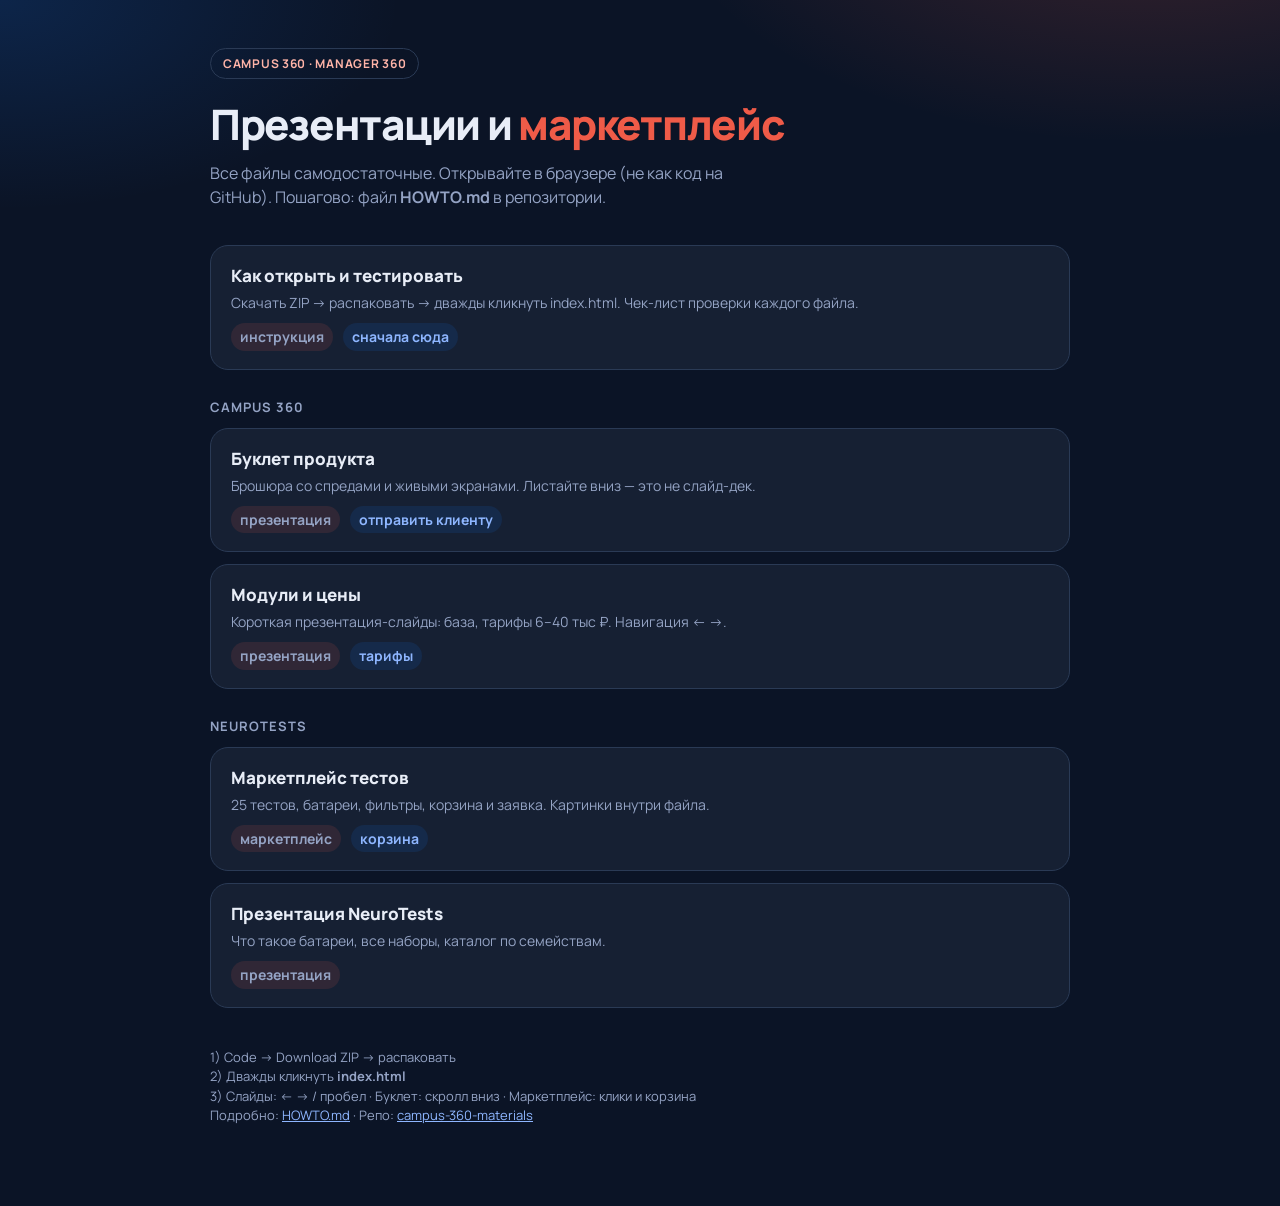
<file: index.html>
<!DOCTYPE html>
<html lang="ru">
<head>
  <meta charset="utf-8">
  <meta name="viewport" content="width=device-width, initial-scale=1">
  <title>Campus 360 · презентации и NeuroTests</title>
  <link rel="preconnect" href="https://fonts.googleapis.com">
  <link href="https://fonts.googleapis.com/css2?family=Manrope:wght@500;700;800&display=swap" rel="stylesheet">
  <style>
    :root { --bg:#0B1426; --acc:#EF5B48; --blue:#1672EA; --card:#162033; --line:#2a3a55; --mut:#94a3c4; }
    * { box-sizing: border-box; margin: 0; padding: 0; }
    body {
      min-height: 100vh; font-family: Manrope, system-ui, sans-serif; color: #e8edf7;
      background:
        radial-gradient(900px 480px at 90% -10%, rgba(239,91,72,.22), transparent 55%),
        radial-gradient(800px 420px at 0% 0%, rgba(22,114,234,.18), transparent 50%),
        var(--bg);
      padding: 48px 20px 80px;
    }
    .wrap { max-width: 860px; margin: 0 auto; }
    .badge {
      display: inline-block; padding: 6px 12px; border-radius: 999px; border: 1px solid var(--line);
      color: #ffb4a8; font-size: 12px; font-weight: 700; letter-spacing: .06em; text-transform: uppercase;
    }
    h1 { font-size: clamp(28px, 5vw, 42px); font-weight: 800; letter-spacing: -.03em; margin: 16px 0 8px; }
    h1 span { color: var(--acc); }
    .sub { color: var(--mut); font-size: 16px; line-height: 1.5; max-width: 52ch; margin-bottom: 36px; }
    h2 { font-size: 13px; letter-spacing: .08em; text-transform: uppercase; color: var(--mut); margin: 28px 0 12px; }
    .grid { display: grid; gap: 12px; }
    a.card {
      display: block; text-decoration: none; color: inherit;
      background: var(--card); border: 1px solid var(--line); border-radius: 18px; padding: 18px 20px;
      transition: .15s border-color, .15s transform;
    }
    a.card:hover { border-color: var(--acc); transform: translateY(-2px); }
    a.card b { display: block; font-size: 17px; font-weight: 800; margin-bottom: 4px; }
    a.card span { color: var(--mut); font-size: 14px; line-height: 1.4; }
    .row { display: flex; gap: 10px; flex-wrap: wrap; margin-top: 10px; }
    .pill {
      font-size: 11px; font-weight: 700; padding: 4px 9px; border-radius: 999px;
      background: rgba(239,91,72,.12); color: #ffb4a8;
    }
    .pill.blue { background: rgba(22,114,234,.12); color: #8eb6ff; }
    .note { margin-top: 40px; font-size: 13px; color: var(--mut); line-height: 1.5; }
  </style>
</head>
<body>
  <div class="wrap">
    <span class="badge">Campus 360 · Manager 360</span>
    <h1>Презентации и <span>маркетплейс</span></h1>
    <p class="sub">Все файлы самодостаточные. Открывайте в браузере (не как код на GitHub). Пошагово: файл <b>HOWTO.md</b> в репозитории.</p>

    <div class="grid" style="margin-bottom:28px">
      <a class="card" href="./HOWTO.md">
        <b>Как открыть и тестировать</b>
        <span>Скачать ZIP → распаковать → дважды кликнуть index.html. Чек-лист проверки каждого файла.</span>
        <div class="row"><span class="pill">инструкция</span><span class="pill blue">сначала сюда</span></div>
      </a>
    </div>

    <h2>Campus 360</h2>
    <div class="grid">
      <a class="card" href="./campus-360-booklet.html">
        <b>Буклет продукта</b>
        <span>Брошюра со спредами и живыми экранами. Листайте вниз — это не слайд-дек.</span>
        <div class="row"><span class="pill">презентация</span><span class="pill blue">отправить клиенту</span></div>
      </a>
      <a class="card" href="./campus-360-modules-prices.html">
        <b>Модули и цены</b>
        <span>Короткая презентация-слайды: база, тарифы 6–40 тыс ₽. Навигация ← →.</span>
        <div class="row"><span class="pill">презентация</span><span class="pill blue">тарифы</span></div>
      </a>
    </div>

    <h2>NeuroTests</h2>
    <div class="grid">
      <a class="card" href="./neurotests-marketplace.html">
        <b>Маркетплейс тестов</b>
        <span>25 тестов, батареи, фильтры, корзина и заявка. Картинки внутри файла.</span>
        <div class="row"><span class="pill">маркетплейс</span><span class="pill blue">корзина</span></div>
      </a>
      <a class="card" href="./neurotests-presentation.html">
        <b>Презентация NeuroTests</b>
        <span>Что такое батареи, все наборы, каталог по семействам.</span>
        <div class="row"><span class="pill">презентация</span></div>
      </a>
    </div>

    <p class="note">
      1) Code → Download ZIP → распаковать<br>
      2) Дважды кликнуть <b>index.html</b><br>
      3) Слайды: ← → / пробел · Буклет: скролл вниз · Маркетплейс: клики и корзина<br>
      Подробно: <a href="./HOWTO.md" style="color:#8eb6ff">HOWTO.md</a> ·
      Репо: <a href="https://github.com/pereskokovalexey833-hub/campus-360-materials" style="color:#8eb6ff">campus-360-materials</a>
    </p>
  </div>
</body>
</html>
</file>
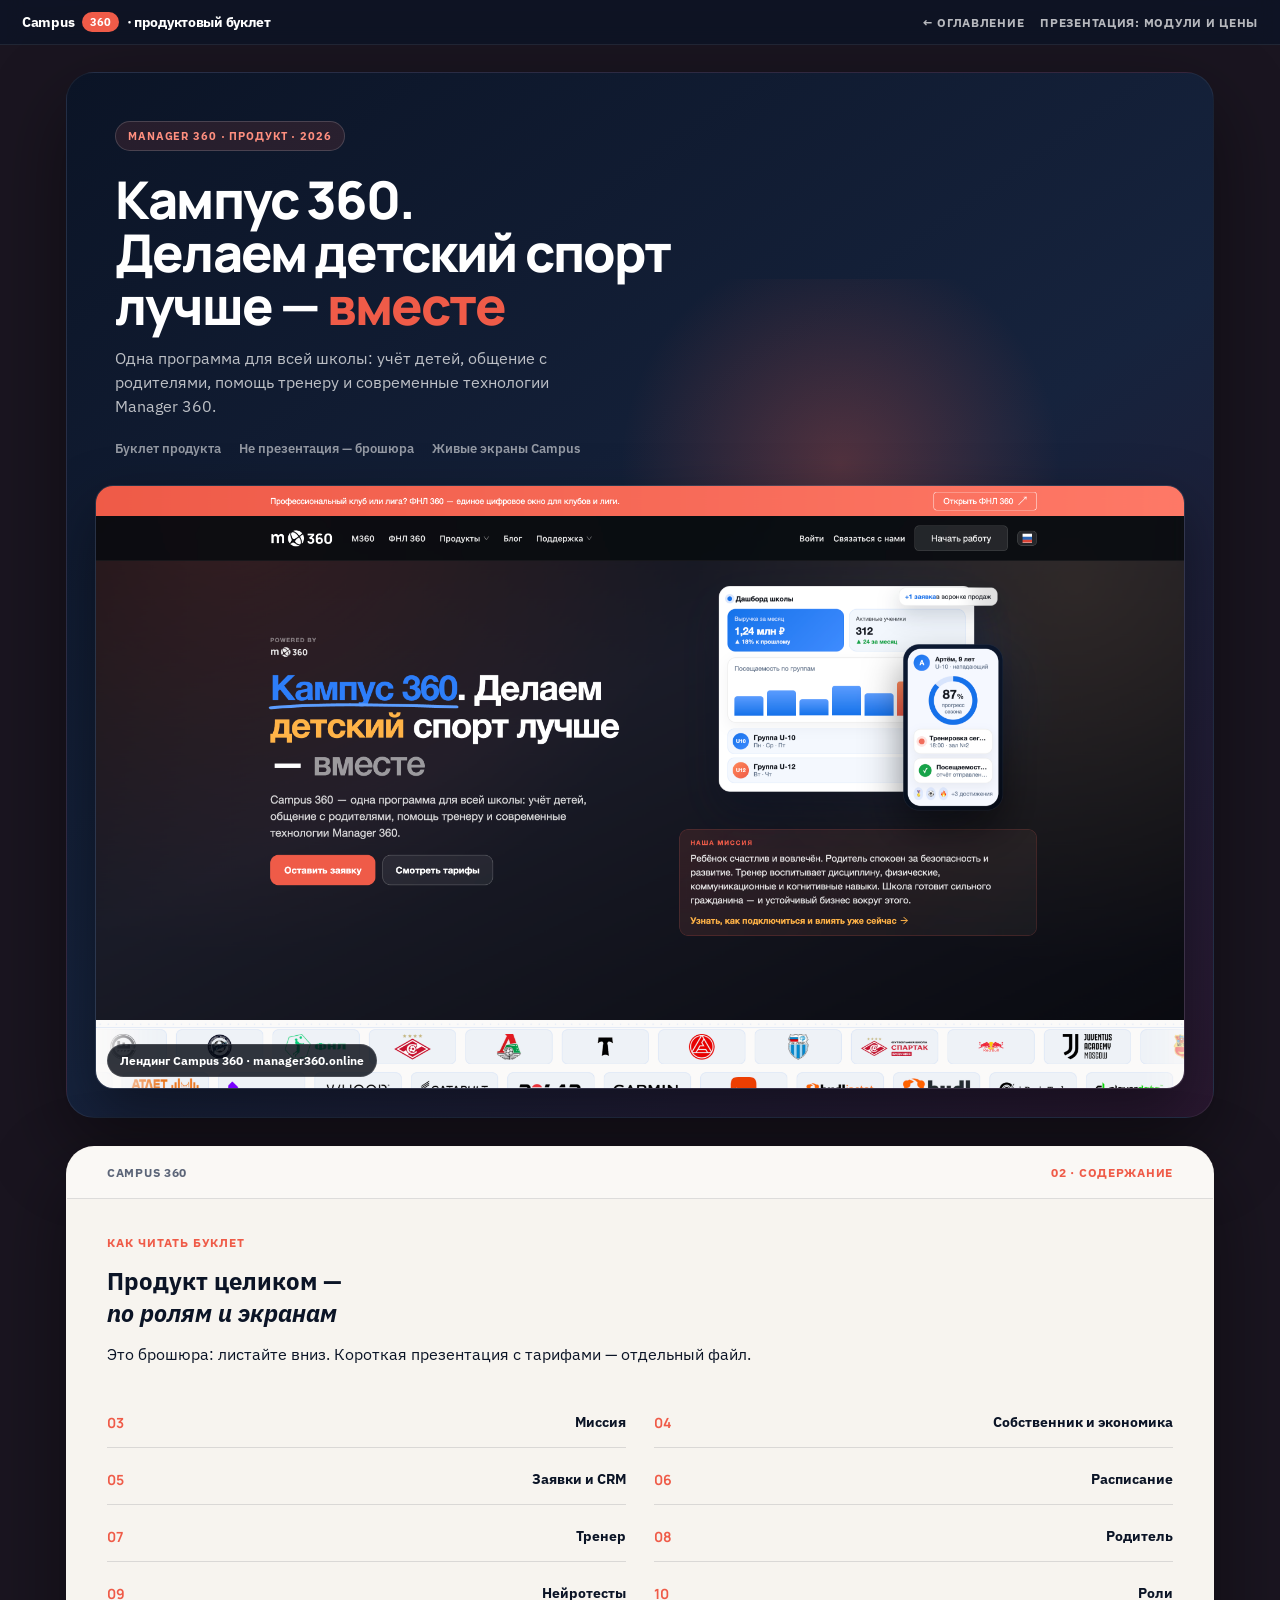
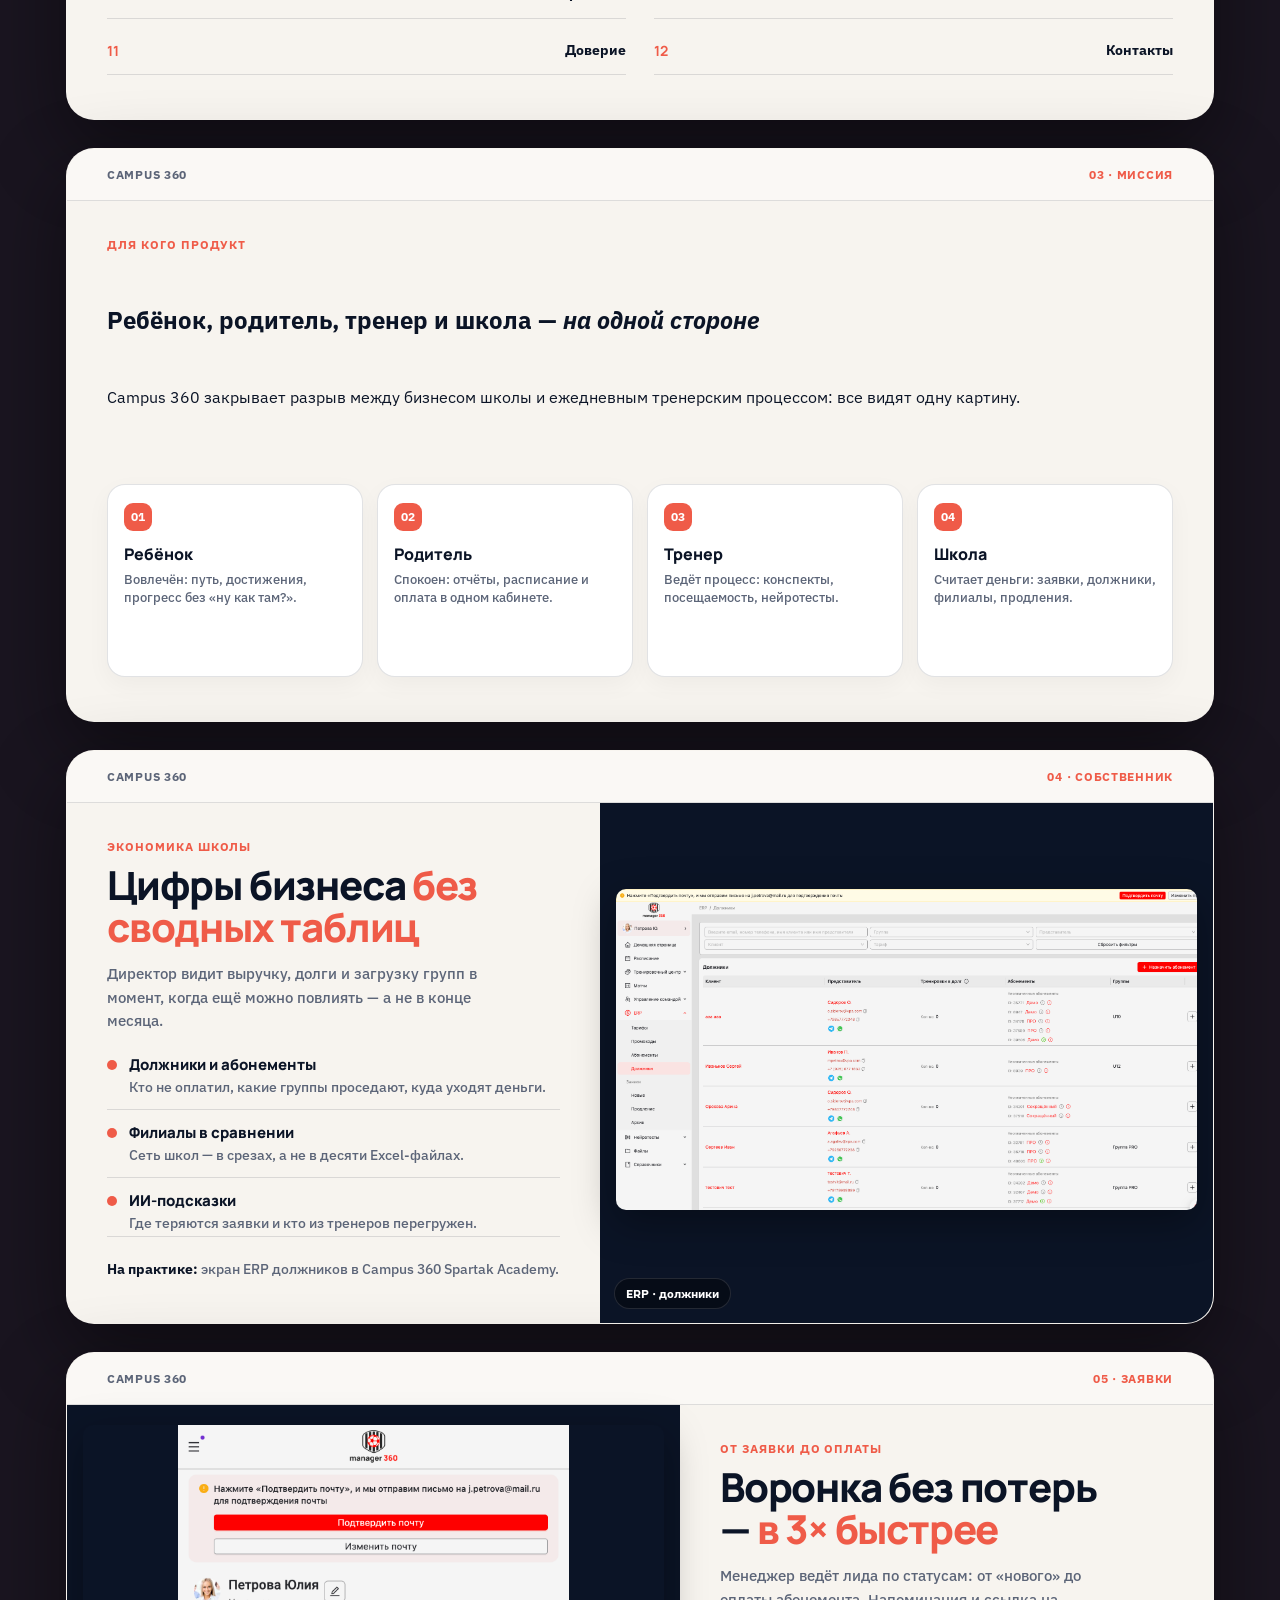
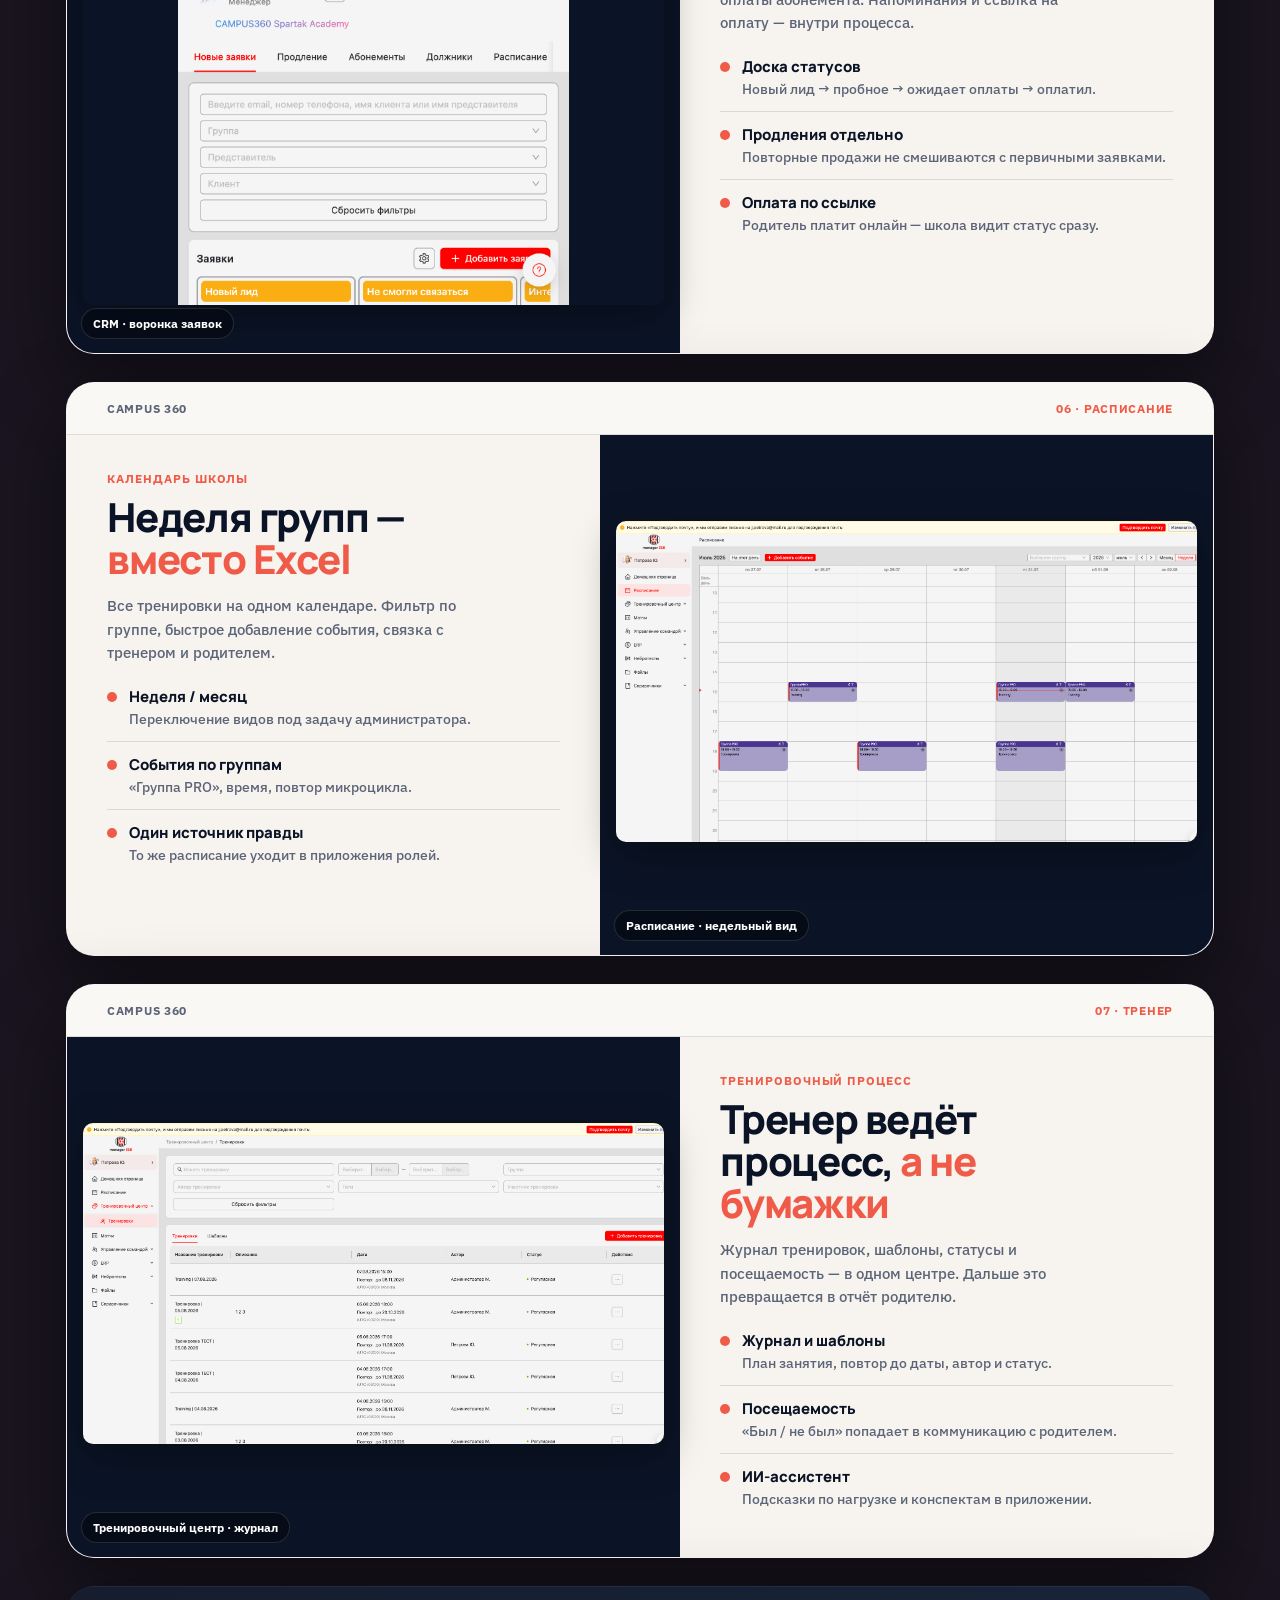
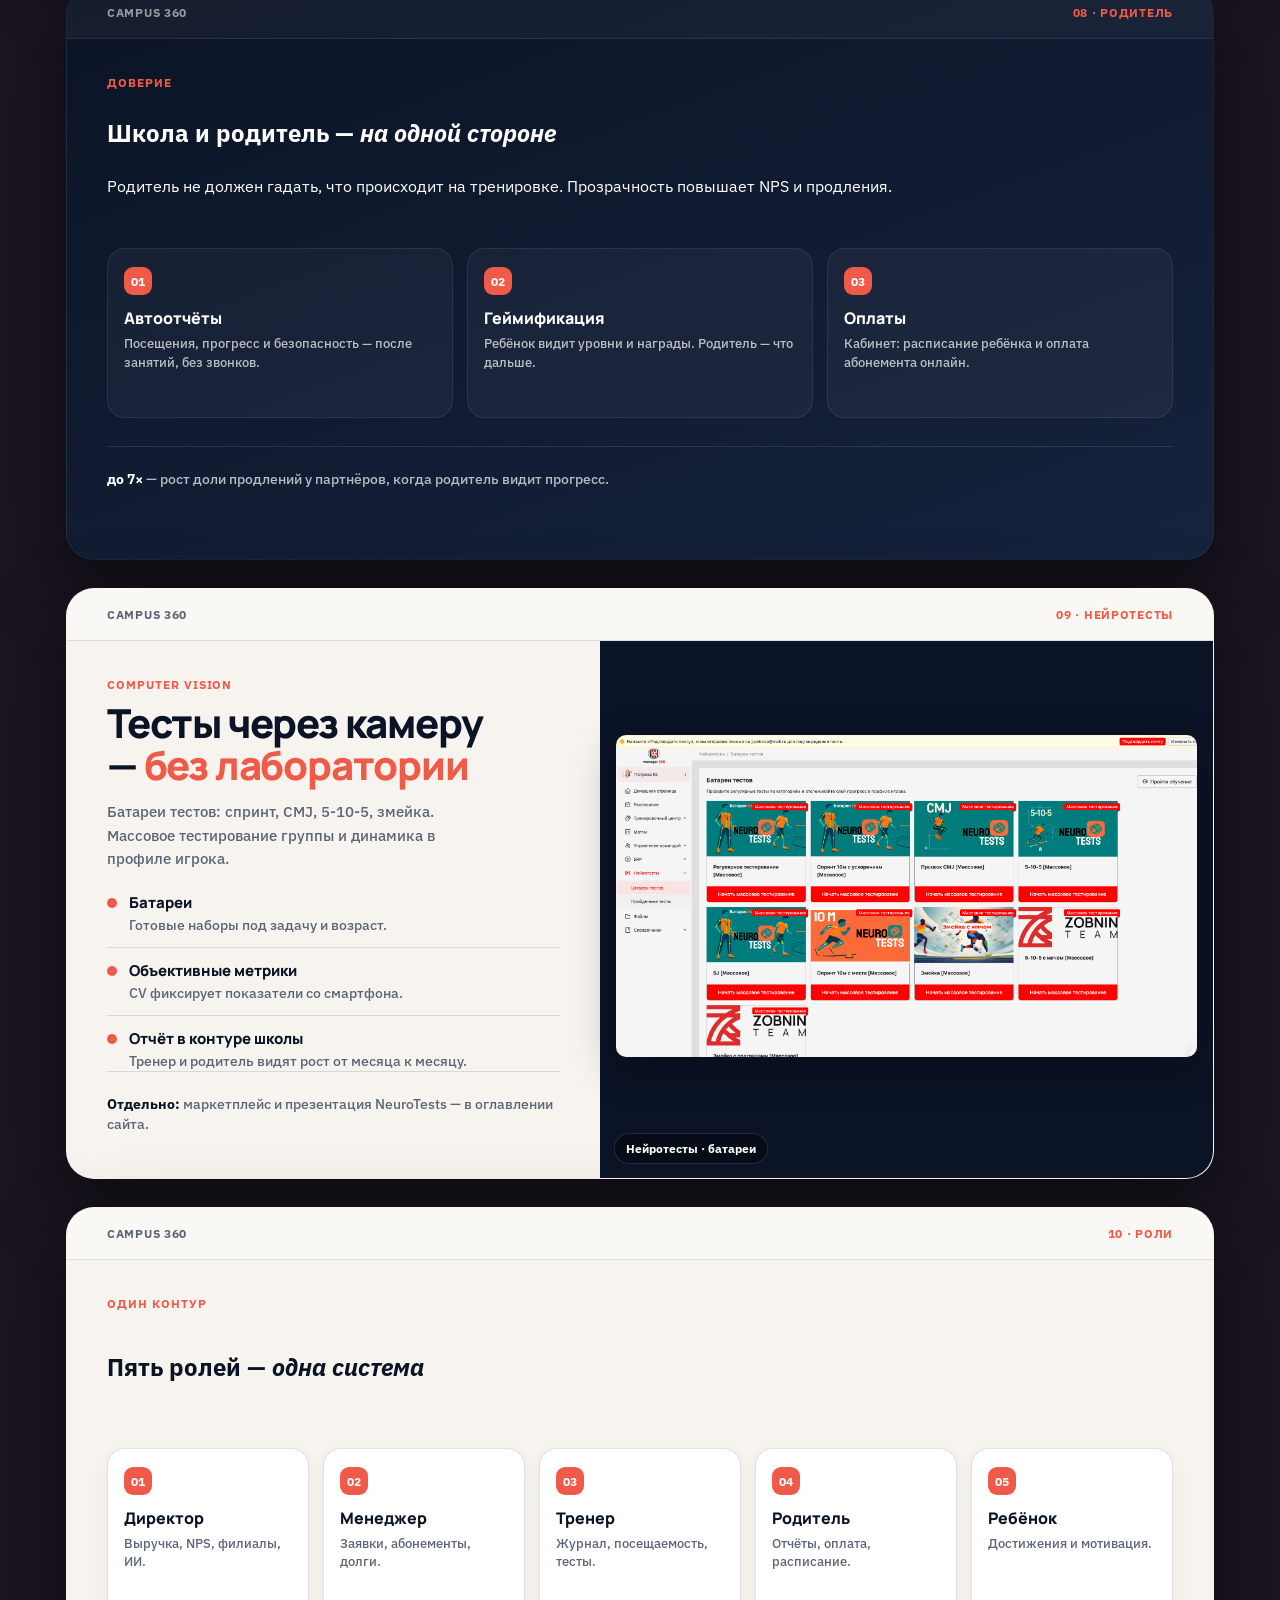
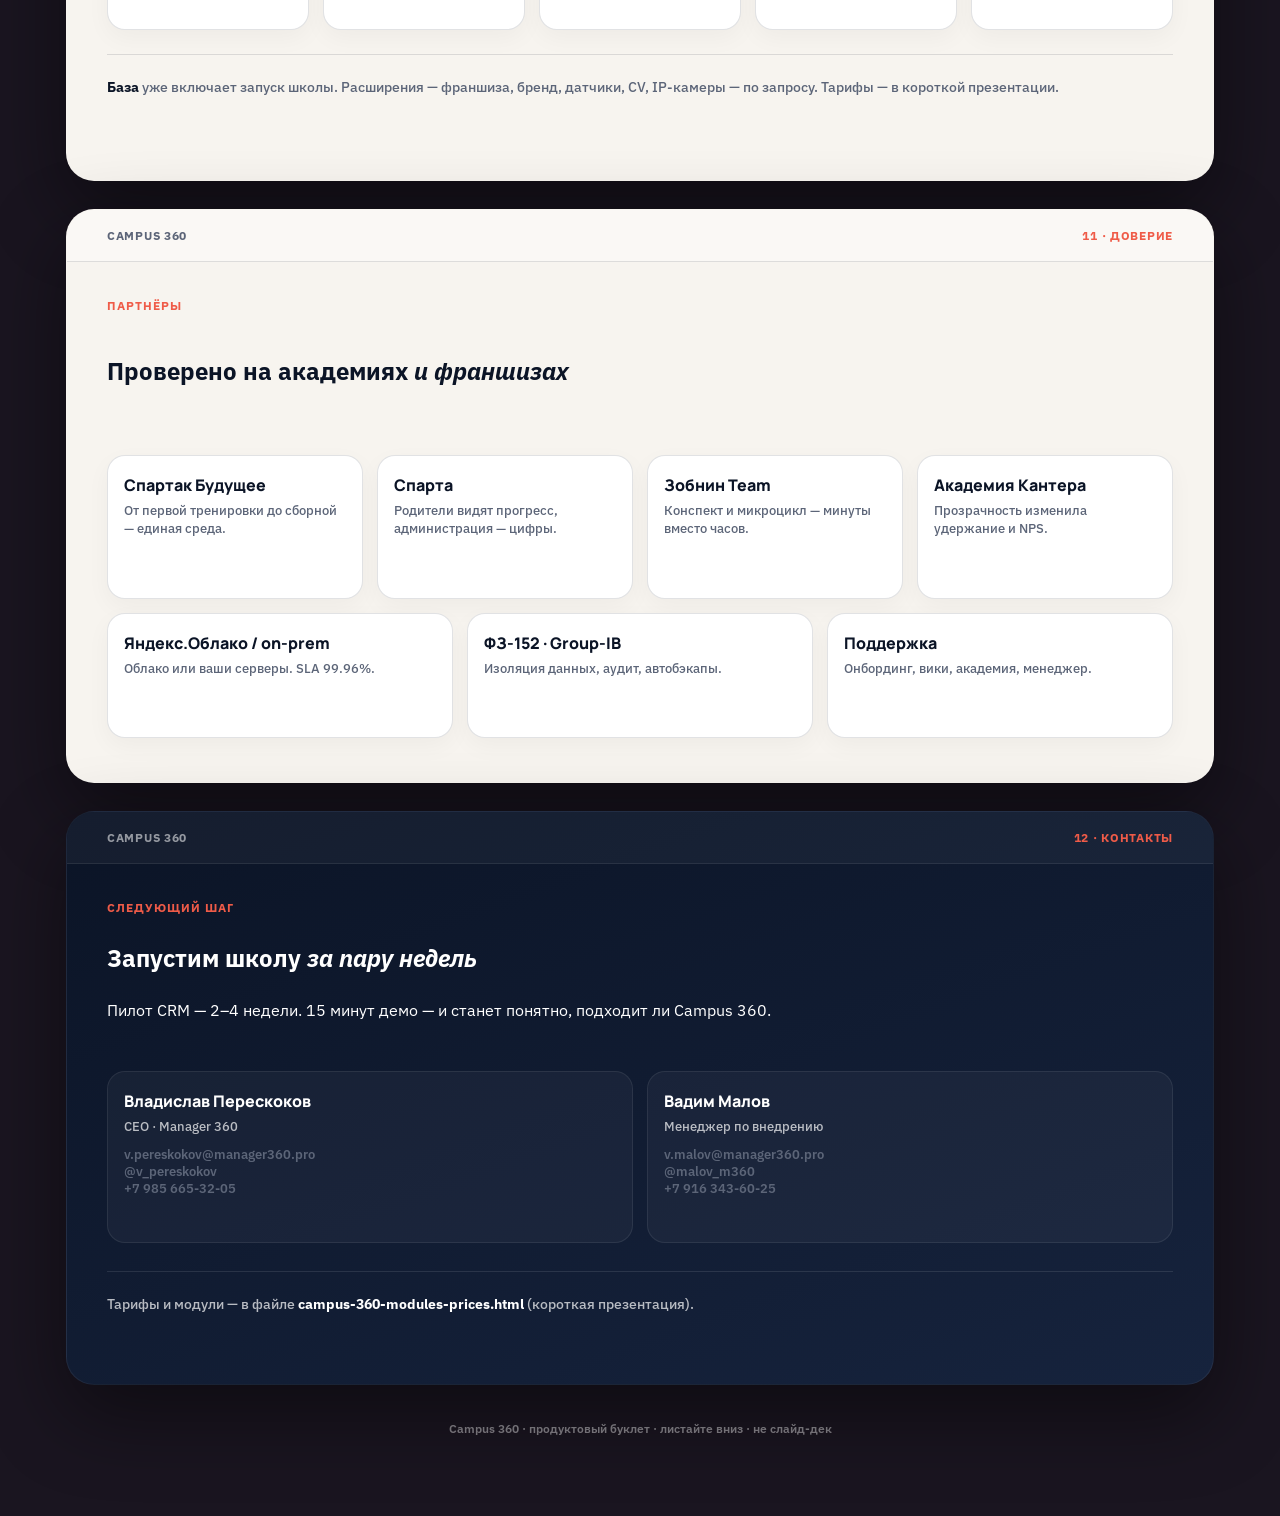
<file: campus-360-booklet.html>
<!DOCTYPE html>
<html lang="ru">
<head>
<meta charset="utf-8">
<meta name="viewport" content="width=device-width, initial-scale=1">
<title>Кампус 360 — продукт · буклет</title>
<link rel="preconnect" href="https://fonts.googleapis.com">
<link href="https://fonts.googleapis.com/css2?family=Manrope:wght@500;600;700;800&family=IBM+Plex+Sans:wght@400;500;600;700&display=swap" rel="stylesheet">
<style>
:root{
  --acc:#EF5B48; --acc2:#ff8f7f; --blue:#1672EA; --blue2:#5AA0FF;
  --ink:#0B1426; --paper:#F7F4EF; --paper2:#EEE9E1; --line:rgba(11,20,38,.12);
  --mut:#5c6578; --good:#1F8A5B;
}
*{box-sizing:border-box;margin:0;padding:0}
html{scroll-behavior:smooth}
body{
  font-family:"IBM Plex Sans",Manrope,system-ui,sans-serif;
  background:#1a1520;
  color:var(--ink);
  -webkit-font-smoothing:antialiased;
}
a{color:inherit}

/* floating booklet chrome — not presentation arrows */
.book-bar{
  position:fixed;top:0;left:0;right:0;z-index:40;
  display:flex;justify-content:space-between;align-items:center;
  padding:12px 22px;
  background:rgba(11,20,38,.72);backdrop-filter:blur(12px);
  border-bottom:1px solid rgba(255,255,255,.08);color:#fff;
  font-size:12px;font-weight:700;letter-spacing:.06em;text-transform:uppercase;
}
.book-bar .mark{
  display:inline-flex;align-items:center;gap:8px;text-transform:none;letter-spacing:-.02em;font-size:14px;font-weight:800;
}
.book-bar .pill{background:var(--acc);padding:3px 8px;border-radius:999px;font-size:11px}
.book-bar a{color:rgba(255,255,255,.7);text-decoration:none}
.book-bar a:hover{color:#fff}

.book{
  max-width:1180px;margin:0 auto;padding:72px 16px 80px;
}

/* each spread = brochure page */
.spread{
  background:var(--paper);
  border-radius:28px;
  overflow:hidden;
  margin:0 0 28px;
  box-shadow:0 30px 80px rgba(0,0,0,.45);
  border:1px solid rgba(255,255,255,.06);
}
.spread.cover{
  background:linear-gradient(145deg,#0B1426 0%,#16233d 55%,#2a1830 100%);
  color:#fff;
  display:flex;flex-direction:column;
}
@media(max-width:900px){
  .spread .cols{grid-template-columns:1fr !important}
}

.cover-left{padding:48px 48px 28px;display:flex;flex-direction:column;gap:0;position:relative}
.cover-left::after{
  content:"";position:absolute;inset:auto -20% -40% 40%;width:55%;height:90%;
  background:radial-gradient(circle,rgba(239,91,72,.28),transparent 60%);pointer-events:none;
}
.eyebrow{
  display:inline-flex;align-items:center;gap:8px;
  border:1px solid rgba(255,255,255,.16);background:rgba(239,91,72,.12);
  color:var(--acc2);font-size:11px;font-weight:800;letter-spacing:.08em;text-transform:uppercase;
  padding:7px 12px;border-radius:999px;width:max-content;position:relative;z-index:1;
}
.cover h1{
  font-family:Manrope,sans-serif;font-size:clamp(32px,4.2vw,52px);line-height:1.02;
  font-weight:800;letter-spacing:-.035em;max-width:18ch;margin:22px 0 14px;position:relative;z-index:1;
}
.cover h1 em{font-style:normal;color:var(--acc)}
.cover .lead{color:rgba(255,255,255,.72);font-size:16px;line-height:1.5;max-width:48ch;position:relative;z-index:1}
.cover-meta{display:flex;gap:18px;flex-wrap:wrap;color:rgba(255,255,255,.55);font-size:13px;font-weight:600;position:relative;z-index:1;margin-top:22px}
.cover-right{
  position:relative;
  padding:0 28px 28px;
}
.cover-right img{
  width:100%;height:auto;display:block;border-radius:18px;
  border:1px solid rgba(255,255,255,.1);
  box-shadow:0 24px 60px rgba(0,0,0,.4);
}
.cover-right .cap{
  position:absolute;left:40px;bottom:40px;
  background:rgba(6,10,20,.82);border:1px solid rgba(255,255,255,.12);
  color:#fff;font-size:12px;font-weight:700;padding:8px 12px;border-radius:999px;
  width:max-content;max-width:calc(100% - 80px);
}

.page-head{
  display:flex;justify-content:space-between;align-items:center;
  padding:18px 40px;border-bottom:1px solid var(--line);background:rgba(255,255,255,.35);
  font-size:12px;font-weight:700;letter-spacing:.06em;text-transform:uppercase;color:var(--mut);
}
.page-head .num{color:var(--acc)}
.cols{display:grid;grid-template-columns:1fr 1.15fr;gap:0;min-height:520px}
.cols.flip{grid-template-columns:1.15fr 1fr}
.cols.text-only{grid-template-columns:1fr;padding:36px 40px 44px}
.copy{padding:36px 40px 44px;display:flex;flex-direction:column}
.copy h2{
  font-family:Manrope,sans-serif;font-size:clamp(28px,3.2vw,40px);line-height:1.05;
  font-weight:800;letter-spacing:-.03em;max-width:14ch;margin:10px 0 14px;
}
.copy h2 em{font-style:normal;color:var(--acc)}
.kicker{color:var(--acc);font-size:12px;font-weight:800;letter-spacing:.08em;text-transform:uppercase}
.copy .p{color:var(--mut);font-size:15px;line-height:1.55;max-width:42ch;font-weight:500}
.bullets{list-style:none;margin-top:22px;display:flex;flex-direction:column;gap:12px}
.bullets li{
  display:grid;grid-template-columns:10px 1fr;gap:12px;align-items:start;
  padding-bottom:12px;border-bottom:1px solid var(--line);
}
.bullets li:last-child{border-bottom:0;padding-bottom:0}
.bullets i{
  width:10px;height:10px;border-radius:50%;background:var(--acc);margin-top:6px;display:block;
}
.bullets b{display:block;font-family:Manrope,sans-serif;font-size:15px;font-weight:800;margin-bottom:3px}
.bullets span{display:block;color:var(--mut);font-size:13.5px;line-height:1.4;font-weight:500}
.visual{
  background:#0B1426;position:relative;min-height:420px;
  display:flex;align-items:center;justify-content:center;padding:20px 16px 48px;
}
.visual img{
  width:100%;height:auto;max-height:480px;object-fit:contain;
  display:block;border-radius:10px;
  box-shadow:0 12px 40px rgba(0,0,0,.35);
}
.visual .cap{
  position:absolute;left:14px;bottom:14px;
  background:rgba(6,10,20,.8);border:1px solid rgba(255,255,255,.12);
  color:#fff;font-size:12px;font-weight:700;padding:7px 11px;border-radius:999px;
}

.grid4{display:grid;grid-template-columns:repeat(4,1fr);gap:14px;margin-top:26px}
.grid3{display:grid;grid-template-columns:repeat(3,1fr);gap:14px;margin-top:26px}
@media(max-width:900px){.grid4,.grid3{grid-template-columns:1fr 1fr}}
@media(max-width:560px){.grid4,.grid3{grid-template-columns:1fr}.copy,.page-head{padding-left:22px;padding-right:22px}}
.tile{
  background:#fff;border:1px solid var(--line);border-radius:18px;padding:18px 16px;
  box-shadow:0 8px 24px rgba(11,20,38,.04);
}
.tile .n{
  width:28px;height:28px;border-radius:9px;background:var(--acc);color:#fff;
  display:flex;align-items:center;justify-content:center;font-size:12px;font-weight:800;margin-bottom:12px;
}
.tile h3{font-family:Manrope,sans-serif;font-size:16px;font-weight:800;margin-bottom:6px}
.tile p{color:var(--mut);font-size:13px;line-height:1.4;font-weight:500}

.quote{
  margin-top:auto;padding-top:22px;border-top:1px solid var(--line);
  font-size:14px;color:var(--mut);font-weight:500;line-height:1.45;
}
.quote strong{color:var(--ink);font-weight:800}

.toc{display:grid;grid-template-columns:1fr 1fr;gap:10px 28px;margin-top:22px}
.toc a{
  display:flex;justify-content:space-between;gap:12px;text-decoration:none;
  padding:12px 0;border-bottom:1px solid var(--line);color:var(--ink);font-weight:700;font-size:14px;
}
.toc a span{color:var(--acc);font-family:Manrope,sans-serif}

.dark-spread{
  background:linear-gradient(160deg,#0B1426,#16233d);color:#fff;
}
.dark-spread .page-head{background:rgba(255,255,255,.04);border-color:rgba(255,255,255,.08);color:rgba(255,255,255,.55)}
.dark-spread .copy h2{color:#fff}
.dark-spread .copy .p,.dark-spread .bullets span,.dark-spread .tile p,.dark-spread .quote{color:rgba(255,255,255,.7)}
.dark-spread .bullets li,.dark-spread .quote{border-color:rgba(255,255,255,.1)}
.dark-spread .bullets b,.dark-spread .tile h3,.dark-spread .quote strong{color:#fff}
.dark-spread .tile{background:rgba(255,255,255,.04);border-color:rgba(255,255,255,.08);box-shadow:none}

.contacts{display:grid;grid-template-columns:1fr 1fr;gap:14px;margin-top:24px}
.contacts .tile strong{display:block;margin-top:10px;font-size:13px;color:var(--mut);font-weight:600}
.foot-note{
  text-align:center;color:rgba(255,255,255,.4);font-size:12px;font-weight:600;padding:8px 12px 0;
}
</style>
</head>
<body>
<header class="book-bar">
  <div class="mark">Campus <span class="pill">360</span> · продуктовый буклет</div>
  <div style="display:flex;gap:16px;align-items:center">
    <a href="./index.html">← Оглавление</a>
    <a href="./campus-360-modules-prices.html">Презентация: модули и цены</a>
  </div>
</header>

<main class="book">

  <!-- COVER -->
  <article class="spread cover" id="cover">
    <div class="cover-left">
      <div>
        <div class="eyebrow">Manager 360 · продукт · 2026</div>
        <h1>Кампус 360.<br>Делаем детский спорт лучше — <em>вместе</em></h1>
        <p class="lead">Одна программа для всей школы: учёт детей, общение с родителями, помощь тренеру и современные технологии Manager 360.</p>
      </div>
      <div class="cover-meta">
        <span>Буклет продукта</span>
        <span>Не презентация — брошюра</span>
        <span>Живые экраны Campus</span>
      </div>
    </div>
    <div class="cover-right">
      <img src="assets/screenshots/01-campus-landing.png" alt="Campus 360">
      <div class="cap">Лендинг Campus 360 · manager360.online</div>
    </div>
  </article>

  <!-- TOC -->
  <article class="spread" id="toc">
    <div class="page-head"><span>Campus 360</span><span class="num">02 · Содержание</span></div>
    <div class="cols text-only">
      <div class="kicker">Как читать буклет</div>
      <h2 style="max-width:18ch">Продукт целиком — <em>по ролям и экранам</em></h2>
      <p class="p">Это брошюра: листайте вниз. Короткая презентация с тарифами — отдельный файл.</p>
      <div class="toc">
        <a href="#mission"><span>03</span> Миссия</a>
        <a href="#owner"><span>04</span> Собственник и экономика</a>
        <a href="#crm"><span>05</span> Заявки и CRM</a>
        <a href="#schedule"><span>06</span> Расписание</a>
        <a href="#coach"><span>07</span> Тренер</a>
        <a href="#parent"><span>08</span> Родитель</a>
        <a href="#neuro"><span>09</span> Нейротесты</a>
        <a href="#roles"><span>10</span> Роли</a>
        <a href="#trust"><span>11</span> Доверие</a>
        <a href="#contacts"><span>12</span> Контакты</a>
      </div>
    </div>
  </article>

  <!-- MISSION -->
  <article class="spread" id="mission">
    <div class="page-head"><span>Campus 360</span><span class="num">03 · Миссия</span></div>
    <div class="cols text-only">
      <div class="kicker">Для кого продукт</div>
      <h2>Ребёнок, родитель, тренер и школа — <em>на одной стороне</em></h2>
      <p class="p">Campus 360 закрывает разрыв между бизнесом школы и ежедневным тренерским процессом: все видят одну картину.</p>
      <div class="grid4">
        <div class="tile"><div class="n">01</div><h3>Ребёнок</h3><p>Вовлечён: путь, достижения, прогресс без «ну как там?».</p></div>
        <div class="tile"><div class="n">02</div><h3>Родитель</h3><p>Спокоен: отчёты, расписание и оплата в одном кабинете.</p></div>
        <div class="tile"><div class="n">03</div><h3>Тренер</h3><p>Ведёт процесс: конспекты, посещаемость, нейротесты.</p></div>
        <div class="tile"><div class="n">04</div><h3>Школа</h3><p>Считает деньги: заявки, должники, филиалы, продления.</p></div>
      </div>
    </div>
  </article>

  <!-- OWNER -->
  <article class="spread" id="owner">
    <div class="page-head"><span>Campus 360</span><span class="num">04 · Собственник</span></div>
    <div class="cols">
      <div class="copy">
        <div class="kicker">Экономика школы</div>
        <h2>Цифры бизнеса <em>без сводных таблиц</em></h2>
        <p class="p">Директор видит выручку, долги и загрузку групп в момент, когда ещё можно повлиять — а не в конце месяца.</p>
        <ul class="bullets">
          <li><i></i><div><b>Должники и абонементы</b><span>Кто не оплатил, какие группы проседают, куда уходят деньги.</span></div></li>
          <li><i></i><div><b>Филиалы в сравнении</b><span>Сеть школ — в срезах, а не в десяти Excel-файлах.</span></div></li>
          <li><i></i><div><b>ИИ-подсказки</b><span>Где теряются заявки и кто из тренеров перегружен.</span></div></li>
        </ul>
        <p class="quote"><strong>На практике:</strong> экран ERP должников в Campus 360 Spartak Academy.</p>
      </div>
      <div class="visual">
        <img src="assets/screenshots/07-manager-debtors.png" alt="Должники">
        <div class="cap">ERP · должники</div>
      </div>
    </div>
  </article>

  <!-- CRM -->
  <article class="spread" id="crm">
    <div class="page-head"><span>Campus 360</span><span class="num">05 · Заявки</span></div>
    <div class="cols flip">
      <div class="visual">
        <img src="assets/screenshots/03-manager-zayavki.png" alt="Заявки">
        <div class="cap">CRM · воронка заявок</div>
      </div>
      <div class="copy">
        <div class="kicker">От заявки до оплаты</div>
        <h2>Воронка без потерь — <em>в 3× быстрее</em></h2>
        <p class="p">Менеджер ведёт лида по статусам: от «нового» до оплаты абонемента. Напоминания и ссылка на оплату — внутри процесса.</p>
        <ul class="bullets">
          <li><i></i><div><b>Доска статусов</b><span>Новый лид → пробное → ожидает оплаты → оплатил.</span></div></li>
          <li><i></i><div><b>Продления отдельно</b><span>Повторные продажи не смешиваются с первичными заявками.</span></div></li>
          <li><i></i><div><b>Оплата по ссылке</b><span>Родитель платит онлайн — школа видит статус сразу.</span></div></li>
        </ul>
      </div>
    </div>
  </article>

  <!-- SCHEDULE -->
  <article class="spread" id="schedule">
    <div class="page-head"><span>Campus 360</span><span class="num">06 · Расписание</span></div>
    <div class="cols">
      <div class="copy">
        <div class="kicker">Календарь школы</div>
        <h2>Неделя групп — <em>вместо Excel</em></h2>
        <p class="p">Все тренировки на одном календаре. Фильтр по группе, быстрое добавление события, связка с тренером и родителем.</p>
        <ul class="bullets">
          <li><i></i><div><b>Неделя / месяц</b><span>Переключение видов под задачу администратора.</span></div></li>
          <li><i></i><div><b>События по группам</b><span>«Группа PRO», время, повтор микроцикла.</span></div></li>
          <li><i></i><div><b>Один источник правды</b><span>То же расписание уходит в приложения ролей.</span></div></li>
        </ul>
      </div>
      <div class="visual">
        <img src="assets/screenshots/04-manager-schedule.png" alt="Расписание">
        <div class="cap">Расписание · недельный вид</div>
      </div>
    </div>
  </article>

  <!-- COACH -->
  <article class="spread" id="coach">
    <div class="page-head"><span>Campus 360</span><span class="num">07 · Тренер</span></div>
    <div class="cols flip">
      <div class="visual">
        <img src="assets/screenshots/08-coach-trainings.png" alt="Тренировки">
        <div class="cap">Тренировочный центр · журнал</div>
      </div>
      <div class="copy">
        <div class="kicker">Тренировочный процесс</div>
        <h2>Тренер ведёт процесс, <em>а не бумажки</em></h2>
        <p class="p">Журнал тренировок, шаблоны, статусы и посещаемость — в одном центре. Дальше это превращается в отчёт родителю.</p>
        <ul class="bullets">
          <li><i></i><div><b>Журнал и шаблоны</b><span>План занятия, повтор до даты, автор и статус.</span></div></li>
          <li><i></i><div><b>Посещаемость</b><span>«Был / не был» попадает в коммуникацию с родителем.</span></div></li>
          <li><i></i><div><b>ИИ-ассистент</b><span>Подсказки по нагрузке и конспектам в приложении.</span></div></li>
        </ul>
      </div>
    </div>
  </article>

  <!-- PARENT -->
  <article class="spread dark-spread" id="parent">
    <div class="page-head"><span>Campus 360</span><span class="num">08 · Родитель</span></div>
    <div class="cols text-only">
      <div class="kicker">Доверие</div>
      <h2>Школа и родитель — <em>на одной стороне</em></h2>
      <p class="p">Родитель не должен гадать, что происходит на тренировке. Прозрачность повышает NPS и продления.</p>
      <div class="grid3">
        <div class="tile"><div class="n">01</div><h3>Автоотчёты</h3><p>Посещения, прогресс и безопасность — после занятий, без звонков.</p></div>
        <div class="tile"><div class="n">02</div><h3>Геймификация</h3><p>Ребёнок видит уровни и награды. Родитель — что дальше.</p></div>
        <div class="tile"><div class="n">03</div><h3>Оплаты</h3><p>Кабинет: расписание ребёнка и оплата абонемента онлайн.</p></div>
      </div>
      <p class="quote" style="margin-top:28px"><strong>до 7×</strong> — рост доли продлений у партнёров, когда родитель видит прогресс.</p>
    </div>
  </article>

  <!-- NEURO -->
  <article class="spread" id="neuro">
    <div class="page-head"><span>Campus 360</span><span class="num">09 · Нейротесты</span></div>
    <div class="cols">
      <div class="copy">
        <div class="kicker">Computer Vision</div>
        <h2>Тесты через камеру — <em>без лаборатории</em></h2>
        <p class="p">Батареи тестов: спринт, CMJ, 5-10-5, змейка. Массовое тестирование группы и динамика в профиле игрока.</p>
        <ul class="bullets">
          <li><i></i><div><b>Батареи</b><span>Готовые наборы под задачу и возраст.</span></div></li>
          <li><i></i><div><b>Объективные метрики</b><span>CV фиксирует показатели со смартфона.</span></div></li>
          <li><i></i><div><b>Отчёт в контуре школы</b><span>Тренер и родитель видят рост от месяца к месяцу.</span></div></li>
        </ul>
        <p class="quote"><strong>Отдельно:</strong> маркетплейс и презентация NeuroTests — в оглавлении сайта.</p>
      </div>
      <div class="visual">
        <img src="assets/screenshots/06-neurotests-batteries.png" alt="Нейротесты">
        <div class="cap">Нейротесты · батареи</div>
      </div>
    </div>
  </article>

  <!-- ROLES -->
  <article class="spread" id="roles">
    <div class="page-head"><span>Campus 360</span><span class="num">10 · Роли</span></div>
    <div class="cols text-only">
      <div class="kicker">Один контур</div>
      <h2>Пять ролей — <em>одна система</em></h2>
      <div class="grid4" style="grid-template-columns:repeat(5,1fr)">
        <div class="tile"><div class="n">01</div><h3>Директор</h3><p>Выручка, NPS, филиалы, ИИ.</p></div>
        <div class="tile"><div class="n">02</div><h3>Менеджер</h3><p>Заявки, абонементы, долги.</p></div>
        <div class="tile"><div class="n">03</div><h3>Тренер</h3><p>Журнал, посещаемость, тесты.</p></div>
        <div class="tile"><div class="n">04</div><h3>Родитель</h3><p>Отчёты, оплата, расписание.</p></div>
        <div class="tile"><div class="n">05</div><h3>Ребёнок</h3><p>Достижения и мотивация.</p></div>
      </div>
      <p class="quote" style="margin-top:24px"><strong>База</strong> уже включает запуск школы. Расширения — франшиза, бренд, датчики, CV, IP-камеры — по запросу. Тарифы — в короткой презентации.</p>
    </div>
  </article>

  <!-- TRUST -->
  <article class="spread" id="trust">
    <div class="page-head"><span>Campus 360</span><span class="num">11 · Доверие</span></div>
    <div class="cols text-only">
      <div class="kicker">Партнёры</div>
      <h2>Проверено на академиях <em>и франшизах</em></h2>
      <div class="grid4">
        <div class="tile"><h3>Спартак Будущее</h3><p>От первой тренировки до сборной — единая среда.</p></div>
        <div class="tile"><h3>Спарта</h3><p>Родители видят прогресс, администрация — цифры.</p></div>
        <div class="tile"><h3>Зобнин Team</h3><p>Конспект и микроцикл — минуты вместо часов.</p></div>
        <div class="tile"><h3>Академия Кантера</h3><p>Прозрачность изменила удержание и NPS.</p></div>
      </div>
      <div class="grid3" style="margin-top:14px">
        <div class="tile"><h3>Яндекс.Облако / on-prem</h3><p>Облако или ваши серверы. SLA 99.96%.</p></div>
        <div class="tile"><h3>ФЗ-152 · Group-IB</h3><p>Изоляция данных, аудит, автобэкапы.</p></div>
        <div class="tile"><h3>Поддержка</h3><p>Онбординг, вики, академия, менеджер.</p></div>
      </div>
    </div>
  </article>

  <!-- CONTACTS -->
  <article class="spread dark-spread" id="contacts">
    <div class="page-head"><span>Campus 360</span><span class="num">12 · Контакты</span></div>
    <div class="cols text-only">
      <div class="kicker">Следующий шаг</div>
      <h2>Запустим школу <em>за пару недель</em></h2>
      <p class="p">Пилот CRM — 2–4 недели. 15 минут демо — и станет понятно, подходит ли Campus 360.</p>
      <div class="contacts">
        <div class="tile">
          <h3>Владислав Перескоков</h3>
          <p>CEO · Manager 360</p>
          <strong>v.pereskokov@manager360.pro<br>@v_pereskokov<br>+7 985 665-32-05</strong>
        </div>
        <div class="tile">
          <h3>Вадим Малов</h3>
          <p>Менеджер по внедрению</p>
          <strong>v.malov@manager360.pro<br>@malov_m360<br>+7 916 343-60-25</strong>
        </div>
      </div>
      <p class="quote" style="margin-top:28px">Тарифы и модули — в файле <strong>campus-360-modules-prices.html</strong> (короткая презентация).</p>
    </div>
  </article>

  <p class="foot-note">Campus 360 · продуктовый буклет · листайте вниз · не слайд-дек</p>
</main>
</body>
</html>
</file>
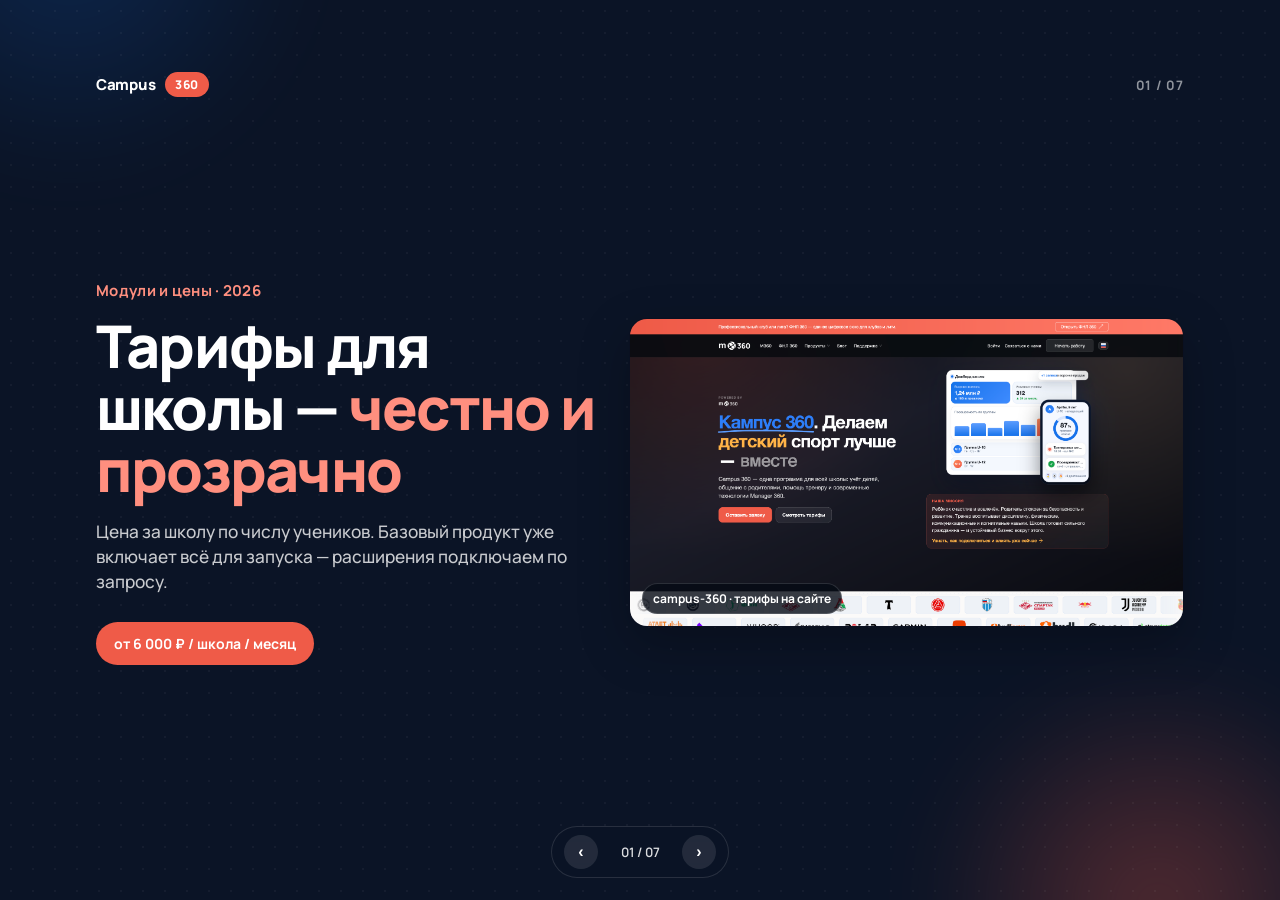
<file: campus-360-modules-prices.html>
<!DOCTYPE html>
<html lang="ru">
<head>
<meta charset="utf-8">
<meta name="viewport" content="width=device-width, initial-scale=1">
<title>Кампус 360 — модули и цены</title>
<style>
/* Shared deck styles — M360 layout × Campus 360 palette */
@import url('https://fonts.googleapis.com/css2?family=Manrope:wght@500;600;700;800&display=swap');

:root{
  --acc:#EF5B48;
  --acc-soft:rgba(239,91,72,.12);
  --acc-line:rgba(239,91,72,.32);
  --blue:#1672EA;
  --blue-soft:rgba(22,114,234,.10);
  --blue-on:#5AA0FF;
  --ink:#0B1426;
  --ink-2:#475569;
  --ink-3:#94A3B8;
  --bg:#FFFFFF;
  --card:#F6F8FB;
  --card2:#EEF2F7;
  --line:rgba(11,20,38,.10);
  --good:#1F8A5B;
  --gold:#B58A4B;
  --on-1:#fff;
  --on-2:rgba(255,255,255,.78);
  --on-3:rgba(255,255,255,.55);
  --pad-x:96px;
  --pad-y:72px;
}
*{box-sizing:border-box;margin:0;padding:0}
html,body{height:100%;background:#0B1426;color:var(--ink);font-family:Manrope,system-ui,sans-serif;-webkit-font-smoothing:antialiased}
.deck-nav{
  position:fixed;z-index:50;left:50%;bottom:22px;transform:translateX(-50%);
  display:flex;gap:10px;align-items:center;
  background:rgba(11,20,38,.78);backdrop-filter:blur(10px);
  border:1px solid rgba(255,255,255,.12);border-radius:999px;padding:8px 12px;
  color:#fff;font-size:13px;font-weight:600;
}
.deck-nav button{
  appearance:none;border:0;background:rgba(255,255,255,.1);color:#fff;
  width:34px;height:34px;border-radius:50%;cursor:pointer;font-size:16px;font-weight:700;
}
.deck-nav button:hover{background:var(--acc)}
.deck-nav .idx{min-width:64px;text-align:center;opacity:.85}
deck-stage, .deck{
  width:100vw;height:100vh;overflow:hidden;position:relative;
}
section.slide{
  position:absolute;inset:0;width:100%;height:100%;
  padding:var(--pad-y) var(--pad-x);
  display:none;flex-direction:column;overflow:hidden;
  background:var(--bg);
}
section.slide.on{display:flex}
section.slide.dark{background:var(--ink);color:var(--on-1)}
.dotgrid{
  position:absolute;inset:0;pointer-events:none;opacity:.35;
  background-image:radial-gradient(rgba(11,20,38,.18) 1px, transparent 1px);
  background-size:22px 22px;
}
.dark .dotgrid{background-image:radial-gradient(rgba(255,255,255,.08) 1px, transparent 1px);opacity:.5}
.glow{position:absolute;width:55%;height:55%;border-radius:50%;filter:blur(40px);pointer-events:none}
.meta,.top{
  display:flex;justify-content:space-between;align-items:center;
  font-size:13px;font-weight:700;letter-spacing:.06em;text-transform:uppercase;
  color:var(--ink-3);position:relative;z-index:2;
}
.dark .meta,.dark .top{color:var(--on-3)}
.brand-mark{
  display:inline-flex;align-items:center;gap:10px;font-weight:800;letter-spacing:-.02em;
  text-transform:none;font-size:15px;color:var(--ink);
}
.dark .brand-mark{color:#fff}
.brand-mark .pill360{
  background:var(--acc);color:#fff;border-radius:999px;padding:4px 10px;font-size:12px;letter-spacing:.04em;
}
.kick{font-size:15px;font-weight:700;color:var(--acc);letter-spacing:.02em;margin-bottom:14px}
.dark .kick{color:#ff8f7f}
h1{
  font-size:clamp(36px,4.6vw,64px);line-height:1.05;font-weight:800;letter-spacing:-.03em;
  max-width:16ch;
}
h1 em{font-style:normal;color:var(--acc)}
.dark h1 em{color:#ff8f7f}
.lead{margin-top:18px;font-size:clamp(16px,1.35vw,20px);line-height:1.45;color:var(--ink-2);max-width:46ch;font-weight:500}
.dark .lead{color:var(--on-2)}
.lead .hi{color:var(--acc);font-weight:700}
.dark .lead .hi{color:#ffb4a8}
.cta-chip{
  display:inline-flex;margin-top:28px;padding:12px 18px;border-radius:999px;
  background:var(--acc);color:#fff;font-weight:700;font-size:14px;
}
.grid-2{display:grid;grid-template-columns:1.15fr .85fr;gap:36px;flex:1;align-items:stretch;margin-top:28px;min-height:0;position:relative;z-index:2}
.grid-3{display:grid;grid-template-columns:repeat(3,1fr);gap:18px;margin-top:28px;position:relative;z-index:2}
.grid-4{display:grid;grid-template-columns:repeat(4,1fr);gap:16px;margin-top:24px;position:relative;z-index:2}
.card{
  background:var(--card);border:1px solid var(--line);border-radius:22px;padding:22px 22px 20px;
}
.dark .card{background:rgba(255,255,255,.04);border-color:rgba(255,255,255,.08)}
.card h3{font-size:18px;font-weight:800;margin-bottom:8px;letter-spacing:-.02em}
.card p,.card li{font-size:14px;line-height:1.45;color:var(--ink-2);font-weight:500}
.dark .card p,.dark .card li{color:var(--on-2)}
.card ul{list-style:none;display:flex;flex-direction:column;gap:8px;margin-top:12px}
.card li{display:flex;gap:10px}
.card li::before{content:"";width:7px;height:7px;border-radius:50%;background:var(--acc);margin-top:7px;flex:none}
.pill{
  display:inline-flex;align-items:center;gap:8px;padding:7px 12px;border-radius:999px;
  background:var(--acc-soft);color:var(--acc);font-size:12px;font-weight:700;letter-spacing:.04em;text-transform:uppercase;
}
.fact{background:linear-gradient(160deg,#141f36,#0B1426);color:#fff;border-radius:24px;padding:28px;border:1px solid rgba(255,255,255,.08)}
.fact b{display:block;font-size:56px;font-weight:800;letter-spacing:-.04em;line-height:1;color:#fff}
.fact .sub{display:block;margin-top:10px;color:var(--on-2);font-size:15px;line-height:1.4;font-weight:500}
.price{font-size:34px;font-weight:800;letter-spacing:-.03em}
.price small{font-size:14px;font-weight:600;color:var(--ink-3)}
.tag{display:inline-block;font-size:11px;font-weight:800;letter-spacing:.06em;text-transform:uppercase;padding:4px 10px;border-radius:999px;background:var(--blue-soft);color:var(--blue)}
.footer-note{margin-top:auto;padding-top:18px;font-size:12px;color:var(--ink-3);position:relative;z-index:2}
.dark .footer-note{color:var(--on-3)}
.role-tabs{display:flex;gap:8px;flex-wrap:wrap;margin:18px 0 8px;position:relative;z-index:2}
.role-tabs span{
  padding:8px 14px;border-radius:999px;border:1px solid var(--line);font-size:13px;font-weight:700;color:var(--ink-2);background:#fff;
}
.role-tabs span.on{background:var(--acc);border-color:transparent;color:#fff}
.table{width:100%;border-collapse:separate;border-spacing:0 8px;margin-top:8px;position:relative;z-index:2}
.table th{font-size:12px;text-transform:uppercase;letter-spacing:.05em;color:var(--ink-3);text-align:left;padding:0 14px 6px;font-weight:700}
.table td{
  background:var(--card);padding:14px 16px;font-size:15px;font-weight:600;border-top:1px solid var(--line);border-bottom:1px solid var(--line);
}
.table td:first-child{border-left:1px solid var(--line);border-radius:14px 0 0 14px}
.table td:last-child{border-right:1px solid var(--line);border-radius:0 14px 14px 0}
.table .hi{color:var(--acc);font-weight:800}
.shot{
  border-radius:20px;overflow:hidden;border:1px solid var(--line);background:#0a1020;
  min-height:220px;display:flex;align-items:center;justify-content:center;position:relative;
}
.shot img{width:100%;height:100%;object-fit:cover;display:block}
.shot .cap{
  position:absolute;left:12px;bottom:12px;background:rgba(6,10,20,.75);color:#fff;
  font-size:12px;font-weight:700;padding:6px 10px;border-radius:999px;border:1px solid rgba(255,255,255,.12);
}
@media (max-width:1100px){
  :root{--pad-x:28px;--pad-y:28px}
  .grid-2,.grid-3,.grid-4{grid-template-columns:1fr;gap:14px;overflow:auto}
  h1{font-size:34px}
}


.shot-frame{border-radius:18px;overflow:hidden;border:1px solid var(--line);background:#0a1020;box-shadow:0 18px 50px rgba(0,0,0,.25);position:relative}
.shot-frame img{width:100%;display:block;object-fit:cover;object-position:top center;max-height:520px}
.shot-cap{position:absolute;left:12px;bottom:12px;background:rgba(6,10,20,.8);border:1px solid rgba(255,255,255,.14);color:#fff;font-size:12px;font-weight:700;padding:6px 10px;border-radius:999px}
.split{display:grid;grid-template-columns:1fr 1.1fr;gap:28px;flex:1;min-height:0;margin-top:20px;position:relative;z-index:2;align-items:stretch}
@media(max-width:1100px){.split{grid-template-columns:1fr;overflow:auto}}
.price-grid{display:grid;grid-template-columns:repeat(3,1fr);gap:12px;margin-top:20px;position:relative;z-index:2}
.price-card{background:var(--card);border:1px solid var(--line);border-radius:18px;padding:16px 16px 14px}
.price-card .tier{font-size:13px;font-weight:700;color:var(--ink-2);margin-bottom:8px}
.price-card .val{font-size:28px;font-weight:800;letter-spacing:-.03em;color:var(--acc)}
.price-card .val small{font-size:13px;font-weight:700;color:var(--ink-3)}
.dark .price-card{background:rgba(255,255,255,.04);border-color:rgba(255,255,255,.08)}
.dark .price-card .tier{color:var(--on-2)}
.mod-grid{display:grid;grid-template-columns:repeat(4,1fr);gap:12px;margin-top:20px;position:relative;z-index:2}
@media(max-width:1100px){.mod-grid,.price-grid{grid-template-columns:1fr 1fr}}
.tgrid{display:grid;grid-template-columns:repeat(3,1fr);gap:12px;margin-top:16px;position:relative;z-index:2;overflow:auto}
.tcard{background:var(--card);border:1px solid var(--line);border-radius:16px;padding:14px}
.tcard .fam{font-size:11px;font-weight:800;letter-spacing:.05em;text-transform:uppercase;color:var(--acc)}
.tcard h3{font-size:15px;font-weight:800;margin:6px 0 4px;line-height:1.25}
.tcard p{font-size:12px;color:var(--ink-2);line-height:1.35;font-weight:500}
.tcard .pr{margin-top:8px;font-weight:800;color:var(--acc);font-size:14px}
.dark .tcard{background:rgba(255,255,255,.04);border-color:rgba(255,255,255,.08)}
.dark .tcard p{color:var(--on-2)}
.bat-row{display:grid;grid-template-columns:repeat(3,1fr);gap:14px;margin-top:18px;position:relative;z-index:2}
@media(max-width:1100px){.bat-row,.tgrid{grid-template-columns:1fr}}
.bat-card{border-radius:20px;padding:18px;border:1px solid var(--line);background:var(--card);border-top:4px solid var(--acc)}
.bat-card h3{margin-top:8px;font-size:17px;font-weight:800}
.bat-card p{margin-top:6px;font-size:12.5px;color:var(--ink-2);line-height:1.4;font-weight:500}
.bat-card ul{margin:10px 0 0;padding:0;list-style:none;display:flex;flex-direction:column;gap:5px}
.bat-card li{font-size:12.5px;color:var(--ink-2);font-weight:500;display:flex;justify-content:space-between;gap:8px}
.bat-card li b{color:var(--ink);font-weight:700}
.bat-card .price{margin-top:12px;font-size:22px;font-weight:800;color:var(--acc)}
.dark .bat-card{background:rgba(255,255,255,.04);border-color:rgba(255,255,255,.08)}
.dark .bat-card p,.dark .bat-card li{color:var(--on-2)}
.dark .bat-card li b{color:#fff}

</style>
</head>
<body>
<div class="deck">

<section class="slide dark on">
  <div class="glow" style="right:-18%;bottom:-28%;background:radial-gradient(circle,#EF5B48 0%,transparent 55%);opacity:.32"></div>
  <div class="glow" style="left:-22%;top:-34%;background:radial-gradient(circle,#1672EA 0%,transparent 55%);opacity:.2"></div>
  <div class="dotgrid"></div>
  <div class="meta"><span class="brand-mark">Campus <span class="pill360">360</span></span><span>01 / 07</span></div>
  <div class="split" style="align-items:center">
    <div>
      <p class="kick">Модули и цены · 2026</p>
      <h1>Тарифы для школы — <em>честно и прозрачно</em></h1>
      <p class="lead">Цена за школу по числу учеников. Базовый продукт уже включает всё для запуска — расширения подключаем по запросу.</p>
      <div class="cta-chip">от 6 000 ₽ / школа / месяц</div>
    </div>
    <div class="shot-frame">
      <img src="assets/screenshots/01-campus-landing.png" alt="Campus 360">
      <div class="shot-cap">campus-360 · тарифы на сайте</div>
    </div>
  </div>
</section>

<section class="slide">
  <div class="dotgrid"></div>
  <div class="top"><span class="brand-mark">Campus <span class="pill360">360</span></span><span>02 / 07 · База</span></div>
  <div class="split">
    <div>
      <p class="kick">Что входит</p>
      <h1>Базовая спецификация — <em>всё для запуска</em></h1>
      <div class="grid-3" style="grid-template-columns:1fr;margin-top:18px">
        <div class="card"><span class="tag">Тренировки</span><p style="margin-top:8px">Журнал и конспекты · посещаемость · опросник самочувствия · календарь</p></div>
        <div class="card"><span class="tag">Управление</span><p style="margin-top:8px">Кабинет руководителя · учётки всех ролей · метрики и должники</p></div>
        <div class="card"><span class="tag">Платежи и родители</span><p style="margin-top:8px">Кабинет родителя · эквайринг / офлайн · абонементы · воронка</p></div>
      </div>
    </div>
    <div class="shot-frame">
      <img src="assets/screenshots/03-manager-zayavki.png" alt="Заявки">
      <div class="shot-cap">CRM · заявки в базовой спецификации</div>
    </div>
  </div>
</section>

<section class="slide">
  <div class="dotgrid"></div>
  <div class="top"><span class="brand-mark">Campus <span class="pill360">360</span></span><span>03 / 07 · Расширения</span></div>
  <p class="kick" style="margin-top:16px">Сверх базовой спецификации</p>
  <h1>Модули <em>по запросу</em></h1>
  <div class="mod-grid">
    <div class="card"><h3>Кабинет франшизы</h3><p>Все школы сети в срезах и сравнении.</p></div>
    <div class="card"><h3>NPS и отчёты</h3><p>Лояльность родителей и кастомные дашборды.</p></div>
    <div class="card"><h3>Брендирование</h3><p>Логотип, цвета и иконка клуба в приложении.</p></div>
    <div class="card"><h3>Переезд с CRM</h3><p>Автоперенос учеников, абонементов и оплат.</p></div>
    <div class="card"><h3>Датчики</h3><p>Polar, WHOOP, Catapult — в карточке спортсмена.</p></div>
    <div class="card"><h3>IP-камеры</h3><p>Трансляции для родителей.</p></div>
    <div class="card"><h3>CV-тесты</h3><p>Нейротесты через камеру смартфона.</p></div>
    <div class="card"><h3>ИИ-ассистент</h3><p>Конспекты и нагрузка для тренера.</p></div>
  </div>
</section>

<section class="slide">
  <div class="dotgrid"></div>
  <div class="top"><span class="brand-mark">Campus <span class="pill360">360</span></span><span>04 / 07 · Тарифы</span></div>
  <p class="kick" style="margin-top:16px">Тарифная сетка</p>
  <h1>Цена за школу — <em>по числу учеников</em></h1>
  <div class="price-grid">
    <div class="price-card"><div class="tier">до 99 учеников</div><div class="val">6 000 ₽ <small>/ мес</small></div></div>
    <div class="price-card"><div class="tier">100–199 учеников</div><div class="val">10 000 ₽ <small>/ мес</small></div></div>
    <div class="price-card"><div class="tier">200–299 учеников</div><div class="val">14 000 ₽ <small>/ мес</small></div></div>
    <div class="price-card"><div class="tier">300–499 учеников</div><div class="val">20 000 ₽ <small>/ мес</small></div></div>
    <div class="price-card"><div class="tier">500–999 учеников</div><div class="val">30 000 ₽ <small>/ мес</small></div></div>
    <div class="price-card"><div class="tier">1000+ учеников</div><div class="val">40 000 ₽ <small>/ мес</small></div></div>
  </div>
  <p class="footer-note">Сеть: сумма по школам. От 20 школ / франшиза — индивидуальный оффер.</p>
</section>

<section class="slide">
  <div class="dotgrid"></div>
  <div class="top"><span class="brand-mark">Campus <span class="pill360">360</span></span><span>05 / 07 · Пример сети</span></div>
  <div class="split">
    <div>
      <p class="kick">Расчёт</p>
      <h1>Пример сети · <em>3 школы</em></h1>
      <div class="card" style="margin-top:18px">
        <p>1 × до 99 уч · 6 000 ₽</p>
        <p style="margin-top:8px">2 × 100–199 уч · 10 000 ₽ × 2</p>
        <div style="margin-top:14px;padding-top:14px;border-top:1px solid var(--line);display:flex;justify-content:space-between;align-items:baseline">
          <b>Платёж в месяц</b>
          <span class="price" style="color:var(--acc)">26 000 ₽</span>
        </div>
        <p style="margin-top:8px;color:var(--ink-3)">За квартал — 78 000 ₽</p>
      </div>
    </div>
    <div class="shot-frame">
      <img src="assets/screenshots/07-manager-debtors.png" alt="ERP">
      <div class="shot-cap">Контроль должников и абонементов</div>
    </div>
  </div>
</section>

<section class="slide dark">
  <div class="glow" style="right:-18%;top:-20%;background:radial-gradient(circle,#EF5B48 0%,transparent 55%);opacity:.25"></div>
  <div class="dotgrid"></div>
  <div class="meta"><span class="brand-mark">Campus <span class="pill360">360</span></span><span>06 / 07 · Эффект</span></div>
  <p class="kick" style="margin-top:16px">Что может стать лучше</p>
  <h1>Не просто окупается — <em>даёт рост</em></h1>
  <div class="grid-4" style="margin-top:28px">
    <div class="fact"><b style="font-size:34px;color:#ffb4a8">89%</b><span class="sub">оплаты в срок — напоминания и ссылка</span></div>
    <div class="fact"><b style="font-size:34px;color:#ffb4a8">+9%</b><span class="sub">средний чек — продления и допродажи</span></div>
    <div class="fact"><b style="font-size:34px;color:#ffb4a8">62k ₽</b><span class="sub">вернуть в месяц — заявки и долги</span></div>
    <div class="fact"><b style="font-size:34px;color:#ffb4a8">40k ₽</b><span class="sub">доп. выручка от удержания</span></div>
  </div>
  <p class="footer-note">Ориентир по опыту партнёров — не обещание. Эффект зависит от школы и процессов.</p>
</section>

<section class="slide dark">
  <div class="glow" style="left:50%;top:45%;transform:translate(-50%,-50%);width:70%;height:70%;background:radial-gradient(circle,#EF5B48 0%,transparent 60%);opacity:.2"></div>
  <div class="dotgrid"></div>
  <div class="meta"><span class="brand-mark">Campus <span class="pill360">360</span></span><span>07 / 07 · Контакты</span></div>
  <div style="flex:1;display:flex;flex-direction:column;justify-content:center;position:relative;z-index:2;max-width:900px">
    <p class="kick">Оставить заявку</p>
    <h1>Подберём тариф <em>под вашу школу</em></h1>
    <p class="lead">Рассчитаем стоимость сети, подключим расширения и запустим пилот. Консультация бесплатная.</p>
    <div class="grid-2" style="margin-top:28px">
      <div class="card"><h3>Владислав Перескоков</h3><p style="margin-top:10px">v.pereskokov@manager360.pro<br>@v_pereskokov<br>+7 985 665-32-05</p></div>
      <div class="card"><h3>Вадим Малов</h3><p style="margin-top:10px">v.malov@manager360.pro<br>@malov_m360<br>+7 916 343-60-25</p></div>
    </div>
  </div>
  <p class="footer-note">manager360.online/promo/product/campus-360/tariffs</p>
</section>

</div>
<nav class="deck-nav" aria-label="Навигация">
  <button id="prev" type="button">‹</button>
  <span class="idx" id="idx">01 / 01</span>
  <button id="next" type="button">›</button>
</nav>

<script>
(function(){
  const slides=[...document.querySelectorAll('section.slide')];
  let i=0; const idx=document.getElementById('idx');
  function show(n){
    i=(n+slides.length)%slides.length;
    slides.forEach((s,k)=>s.classList.toggle('on',k===i));
    if(idx) idx.textContent=String(i+1).padStart(2,'0')+' / '+String(slides.length).padStart(2,'0');
    location.hash=String(i+1);
  }
  window.addEventListener('keydown',e=>{
    if(e.key==='ArrowRight'||e.key==='PageDown'||e.key===' '){e.preventDefault();show(i+1)}
    if(e.key==='ArrowLeft'||e.key==='PageUp'){e.preventDefault();show(i-1)}
  });
  document.getElementById('next')?.addEventListener('click',()=>show(i+1));
  document.getElementById('prev')?.addEventListener('click',()=>show(i-1));
  const h=parseInt(location.hash.replace('#',''),10);
  show(Number.isFinite(h)&&h>=1&&h<=slides.length?h-1:0);
})();
</script>

</body>
</html>
</file>
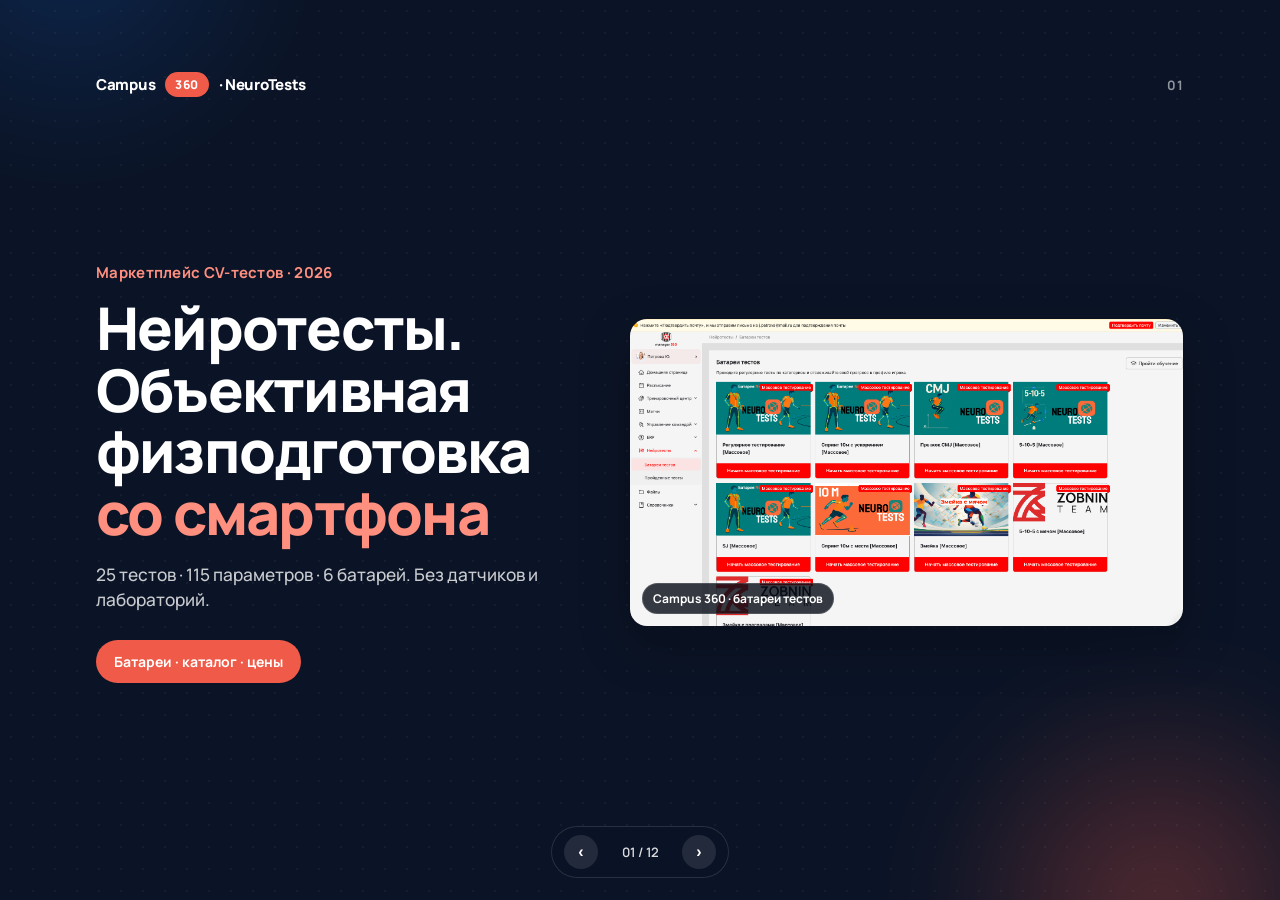
<file: neurotests-presentation.html>
<!DOCTYPE html>
<html lang="ru">
<head>
<meta charset="utf-8">
<meta name="viewport" content="width=device-width, initial-scale=1">
<title>Campus 360 · NeuroTests — презентация</title>
<style>
/* Shared deck styles — M360 layout × Campus 360 palette */
@import url('https://fonts.googleapis.com/css2?family=Manrope:wght@500;600;700;800&display=swap');

:root{
  --acc:#EF5B48;
  --acc-soft:rgba(239,91,72,.12);
  --acc-line:rgba(239,91,72,.32);
  --blue:#1672EA;
  --blue-soft:rgba(22,114,234,.10);
  --blue-on:#5AA0FF;
  --ink:#0B1426;
  --ink-2:#475569;
  --ink-3:#94A3B8;
  --bg:#FFFFFF;
  --card:#F6F8FB;
  --card2:#EEF2F7;
  --line:rgba(11,20,38,.10);
  --good:#1F8A5B;
  --gold:#B58A4B;
  --on-1:#fff;
  --on-2:rgba(255,255,255,.78);
  --on-3:rgba(255,255,255,.55);
  --pad-x:96px;
  --pad-y:72px;
}
*{box-sizing:border-box;margin:0;padding:0}
html,body{height:100%;background:#0B1426;color:var(--ink);font-family:Manrope,system-ui,sans-serif;-webkit-font-smoothing:antialiased}
.deck-nav{
  position:fixed;z-index:50;left:50%;bottom:22px;transform:translateX(-50%);
  display:flex;gap:10px;align-items:center;
  background:rgba(11,20,38,.78);backdrop-filter:blur(10px);
  border:1px solid rgba(255,255,255,.12);border-radius:999px;padding:8px 12px;
  color:#fff;font-size:13px;font-weight:600;
}
.deck-nav button{
  appearance:none;border:0;background:rgba(255,255,255,.1);color:#fff;
  width:34px;height:34px;border-radius:50%;cursor:pointer;font-size:16px;font-weight:700;
}
.deck-nav button:hover{background:var(--acc)}
.deck-nav .idx{min-width:64px;text-align:center;opacity:.85}
deck-stage, .deck{
  width:100vw;height:100vh;overflow:hidden;position:relative;
}
section.slide{
  position:absolute;inset:0;width:100%;height:100%;
  padding:var(--pad-y) var(--pad-x);
  display:none;flex-direction:column;overflow:hidden;
  background:var(--bg);
}
section.slide.on{display:flex}
section.slide.dark{background:var(--ink);color:var(--on-1)}
.dotgrid{
  position:absolute;inset:0;pointer-events:none;opacity:.35;
  background-image:radial-gradient(rgba(11,20,38,.18) 1px, transparent 1px);
  background-size:22px 22px;
}
.dark .dotgrid{background-image:radial-gradient(rgba(255,255,255,.08) 1px, transparent 1px);opacity:.5}
.glow{position:absolute;width:55%;height:55%;border-radius:50%;filter:blur(40px);pointer-events:none}
.meta,.top{
  display:flex;justify-content:space-between;align-items:center;
  font-size:13px;font-weight:700;letter-spacing:.06em;text-transform:uppercase;
  color:var(--ink-3);position:relative;z-index:2;
}
.dark .meta,.dark .top{color:var(--on-3)}
.brand-mark{
  display:inline-flex;align-items:center;gap:10px;font-weight:800;letter-spacing:-.02em;
  text-transform:none;font-size:15px;color:var(--ink);
}
.dark .brand-mark{color:#fff}
.brand-mark .pill360{
  background:var(--acc);color:#fff;border-radius:999px;padding:4px 10px;font-size:12px;letter-spacing:.04em;
}
.kick{font-size:15px;font-weight:700;color:var(--acc);letter-spacing:.02em;margin-bottom:14px}
.dark .kick{color:#ff8f7f}
h1{
  font-size:clamp(36px,4.6vw,64px);line-height:1.05;font-weight:800;letter-spacing:-.03em;
  max-width:16ch;
}
h1 em{font-style:normal;color:var(--acc)}
.dark h1 em{color:#ff8f7f}
.lead{margin-top:18px;font-size:clamp(16px,1.35vw,20px);line-height:1.45;color:var(--ink-2);max-width:46ch;font-weight:500}
.dark .lead{color:var(--on-2)}
.lead .hi{color:var(--acc);font-weight:700}
.dark .lead .hi{color:#ffb4a8}
.cta-chip{
  display:inline-flex;margin-top:28px;padding:12px 18px;border-radius:999px;
  background:var(--acc);color:#fff;font-weight:700;font-size:14px;
}
.grid-2{display:grid;grid-template-columns:1.15fr .85fr;gap:36px;flex:1;align-items:stretch;margin-top:28px;min-height:0;position:relative;z-index:2}
.grid-3{display:grid;grid-template-columns:repeat(3,1fr);gap:18px;margin-top:28px;position:relative;z-index:2}
.grid-4{display:grid;grid-template-columns:repeat(4,1fr);gap:16px;margin-top:24px;position:relative;z-index:2}
.card{
  background:var(--card);border:1px solid var(--line);border-radius:22px;padding:22px 22px 20px;
}
.dark .card{background:rgba(255,255,255,.04);border-color:rgba(255,255,255,.08)}
.card h3{font-size:18px;font-weight:800;margin-bottom:8px;letter-spacing:-.02em}
.card p,.card li{font-size:14px;line-height:1.45;color:var(--ink-2);font-weight:500}
.dark .card p,.dark .card li{color:var(--on-2)}
.card ul{list-style:none;display:flex;flex-direction:column;gap:8px;margin-top:12px}
.card li{display:flex;gap:10px}
.card li::before{content:"";width:7px;height:7px;border-radius:50%;background:var(--acc);margin-top:7px;flex:none}
.pill{
  display:inline-flex;align-items:center;gap:8px;padding:7px 12px;border-radius:999px;
  background:var(--acc-soft);color:var(--acc);font-size:12px;font-weight:700;letter-spacing:.04em;text-transform:uppercase;
}
.fact{background:linear-gradient(160deg,#141f36,#0B1426);color:#fff;border-radius:24px;padding:28px;border:1px solid rgba(255,255,255,.08)}
.fact b{display:block;font-size:56px;font-weight:800;letter-spacing:-.04em;line-height:1;color:#fff}
.fact .sub{display:block;margin-top:10px;color:var(--on-2);font-size:15px;line-height:1.4;font-weight:500}
.price{font-size:34px;font-weight:800;letter-spacing:-.03em}
.price small{font-size:14px;font-weight:600;color:var(--ink-3)}
.tag{display:inline-block;font-size:11px;font-weight:800;letter-spacing:.06em;text-transform:uppercase;padding:4px 10px;border-radius:999px;background:var(--blue-soft);color:var(--blue)}
.footer-note{margin-top:auto;padding-top:18px;font-size:12px;color:var(--ink-3);position:relative;z-index:2}
.dark .footer-note{color:var(--on-3)}
.role-tabs{display:flex;gap:8px;flex-wrap:wrap;margin:18px 0 8px;position:relative;z-index:2}
.role-tabs span{
  padding:8px 14px;border-radius:999px;border:1px solid var(--line);font-size:13px;font-weight:700;color:var(--ink-2);background:#fff;
}
.role-tabs span.on{background:var(--acc);border-color:transparent;color:#fff}
.table{width:100%;border-collapse:separate;border-spacing:0 8px;margin-top:8px;position:relative;z-index:2}
.table th{font-size:12px;text-transform:uppercase;letter-spacing:.05em;color:var(--ink-3);text-align:left;padding:0 14px 6px;font-weight:700}
.table td{
  background:var(--card);padding:14px 16px;font-size:15px;font-weight:600;border-top:1px solid var(--line);border-bottom:1px solid var(--line);
}
.table td:first-child{border-left:1px solid var(--line);border-radius:14px 0 0 14px}
.table td:last-child{border-right:1px solid var(--line);border-radius:0 14px 14px 0}
.table .hi{color:var(--acc);font-weight:800}
.shot{
  border-radius:20px;overflow:hidden;border:1px solid var(--line);background:#0a1020;
  min-height:220px;display:flex;align-items:center;justify-content:center;position:relative;
}
.shot img{width:100%;height:100%;object-fit:cover;display:block}
.shot .cap{
  position:absolute;left:12px;bottom:12px;background:rgba(6,10,20,.75);color:#fff;
  font-size:12px;font-weight:700;padding:6px 10px;border-radius:999px;border:1px solid rgba(255,255,255,.12);
}
@media (max-width:1100px){
  :root{--pad-x:28px;--pad-y:28px}
  .grid-2,.grid-3,.grid-4{grid-template-columns:1fr;gap:14px;overflow:auto}
  h1{font-size:34px}
}


.shot-frame{border-radius:18px;overflow:hidden;border:1px solid var(--line);background:#0a1020;box-shadow:0 18px 50px rgba(0,0,0,.25);position:relative}
.shot-frame img{width:100%;display:block;object-fit:cover;object-position:top center;max-height:520px}
.shot-cap{position:absolute;left:12px;bottom:12px;background:rgba(6,10,20,.8);border:1px solid rgba(255,255,255,.14);color:#fff;font-size:12px;font-weight:700;padding:6px 10px;border-radius:999px}
.split{display:grid;grid-template-columns:1fr 1.1fr;gap:28px;flex:1;min-height:0;margin-top:20px;position:relative;z-index:2;align-items:stretch}
@media(max-width:1100px){.split{grid-template-columns:1fr;overflow:auto}}
.price-grid{display:grid;grid-template-columns:repeat(3,1fr);gap:12px;margin-top:20px;position:relative;z-index:2}
.price-card{background:var(--card);border:1px solid var(--line);border-radius:18px;padding:16px 16px 14px}
.price-card .tier{font-size:13px;font-weight:700;color:var(--ink-2);margin-bottom:8px}
.price-card .val{font-size:28px;font-weight:800;letter-spacing:-.03em;color:var(--acc)}
.price-card .val small{font-size:13px;font-weight:700;color:var(--ink-3)}
.dark .price-card{background:rgba(255,255,255,.04);border-color:rgba(255,255,255,.08)}
.dark .price-card .tier{color:var(--on-2)}
.mod-grid{display:grid;grid-template-columns:repeat(4,1fr);gap:12px;margin-top:20px;position:relative;z-index:2}
@media(max-width:1100px){.mod-grid,.price-grid{grid-template-columns:1fr 1fr}}
.tgrid{display:grid;grid-template-columns:repeat(3,1fr);gap:12px;margin-top:16px;position:relative;z-index:2;overflow:auto}
.tcard{background:var(--card);border:1px solid var(--line);border-radius:16px;padding:14px}
.tcard .fam{font-size:11px;font-weight:800;letter-spacing:.05em;text-transform:uppercase;color:var(--acc)}
.tcard h3{font-size:15px;font-weight:800;margin:6px 0 4px;line-height:1.25}
.tcard p{font-size:12px;color:var(--ink-2);line-height:1.35;font-weight:500}
.tcard .pr{margin-top:8px;font-weight:800;color:var(--acc);font-size:14px}
.dark .tcard{background:rgba(255,255,255,.04);border-color:rgba(255,255,255,.08)}
.dark .tcard p{color:var(--on-2)}
.bat-row{display:grid;grid-template-columns:repeat(3,1fr);gap:14px;margin-top:18px;position:relative;z-index:2}
@media(max-width:1100px){.bat-row,.tgrid{grid-template-columns:1fr}}
.bat-card{border-radius:20px;padding:18px;border:1px solid var(--line);background:var(--card);border-top:4px solid var(--acc)}
.bat-card h3{margin-top:8px;font-size:17px;font-weight:800}
.bat-card p{margin-top:6px;font-size:12.5px;color:var(--ink-2);line-height:1.4;font-weight:500}
.bat-card ul{margin:10px 0 0;padding:0;list-style:none;display:flex;flex-direction:column;gap:5px}
.bat-card li{font-size:12.5px;color:var(--ink-2);font-weight:500;display:flex;justify-content:space-between;gap:8px}
.bat-card li b{color:var(--ink);font-weight:700}
.bat-card .price{margin-top:12px;font-size:22px;font-weight:800;color:var(--acc)}
.dark .bat-card{background:rgba(255,255,255,.04);border-color:rgba(255,255,255,.08)}
.dark .bat-card p,.dark .bat-card li{color:var(--on-2)}
.dark .bat-card li b{color:#fff}

</style>
</head>
<body>
<div class="deck">

<section class="slide dark on">
  <div class="glow" style="right:-18%;bottom:-28%;background:radial-gradient(circle,#EF5B48 0%,transparent 55%);opacity:.32"></div>
  <div class="glow" style="left:-22%;top:-34%;background:radial-gradient(circle,#1672EA 0%,transparent 55%);opacity:.2"></div>
  <div class="dotgrid"></div>
  <div class="meta"><span class="brand-mark">Campus <span class="pill360">360</span> · NeuroTests</span><span>01</span></div>
  <div class="split" style="align-items:center">
    <div>
      <p class="kick">Маркетплейс CV-тестов · 2026</p>
      <h1>Нейротесты. Объективная физподготовка <em>со смартфона</em></h1>
      <p class="lead">25 тестов · 115 параметров · 6 батарей. Без датчиков и лабораторий.</p>
      <div class="cta-chip">Батареи · каталог · цены</div>
    </div>
    <div class="shot-frame">
      <img src="assets/screenshots/06-neurotests-batteries.png" alt="Нейротесты">
      <div class="shot-cap">Campus 360 · батареи тестов</div>
    </div>
  </div>
</section>

<section class="slide">
  <div class="dotgrid"></div>
  <div class="top"><span class="brand-mark">Campus <span class="pill360">360</span> · NeuroTests</span><span>02 · Батареи</span></div>
  <p class="kick" style="margin-top:16px">Что такое батарея тестов</p>
  <h1>Комплексный показатель = <em>набор тестов</em></h1>
  <p class="lead">Test battery — стандартизированный набор упражнений, которые вместе оценивают качество (взрывную силу, скорость, готовность к RTP), а не одну метрику.</p>
  <div class="grid-3" style="margin-top:24px">
    <div class="card"><h3>Взрывная сила</h3><p>CMJ + Squat Jump + 10/5 hop + спринт 10 м.</p></div>
    <div class="card"><h3>Скорость и ловкость</h3><p>Ускорение, max speed, 5-10-5 и челнок.</p></div>
    <div class="card"><h3>Скрининг / RTP</h3><p>ROM + контроль приседа/выпадов — безопасность возврата.</p></div>
  </div>
</section>

<section class="slide">
  <div class="dotgrid"></div>
  <div class="top"><span class="brand-mark">Campus <span class="pill360">360</span> · NeuroTests</span><span>Батареи</span></div>
  <p class="kick" style="margin-top:14px">Готовые батареи</p>
  <h1>Наборы со скидкой <em>под задачу</em></h1>
  <div class="bat-row">
        <div class="bat-card" style="border-top-color:#EF5B48">
          <div style="font-size:11px;font-weight:800;letter-spacing:.06em;text-transform:uppercase;color:#EF5B48">Мощность</div>
          <h3>Взрывная сила · Power Battery</h3>
          <p>Классическая батарея explosive power: CMJ + Squat Jump + реактивный 10/5 hop + ускорение 10 м. Комплексный показатель взрывной силы ног.</p>
          <ul><li><b>Вертикальный прыжок CMJ</b><span>89 ₽</span></li><li><b>Вертикальный прыжок из приседа (Squat Jump)</b><span>89 ₽</span></li><li><b>10/5 Хоп</b><span>89 ₽</span></li><li><b>Спринт 10м c места</b><span>49 ₽</span></li></ul>
          <div class="price">253 ₽ <span style="font-size:12px;color:var(--ink-3);font-weight:600">· было 316 ₽ · −20%</span></div>
        </div>
        <div class="bat-card" style="border-top-color:#1672EA">
          <div style="font-size:11px;font-weight:800;letter-spacing:.06em;text-transform:uppercase;color:#1672EA">Атлетизм</div>
          <h3>Скорость и ловкость</h3>
          <p>Ускорение, максимальная скорость и смена направления — батарея для оценки атлетизма без мяча.</p>
          <ul><li><b>Спринт 10м c места</b><span>49 ₽</span></li><li><b>Спринт 10м с разгона (оценка макс. скорости)</b><span>49 ₽</span></li><li><b>5-10-5 (лево) тест ловкости</b><span>69 ₽</span></li><li><b>5-10-5 (право) тест ловкости</b><span>69 ₽</span></li><li><b>Челночный бег</b><span>49 ₽</span></li></ul>
          <div class="price">234 ₽ <span style="font-size:12px;color:var(--ink-3);font-weight:600">· было 285 ₽ · −18%</span></div>
        </div>
        <div class="bat-card" style="border-top-color:#1890ff">
          <div style="font-size:11px;font-weight:800;letter-spacing:.06em;text-transform:uppercase;color:#1890ff">Базовый скрининг</div>
          <h3>Junior Screening · 8–12 лет</h3>
          <p>Мягкая стартовая батарея для детей: подвижность суставов, базовая координация и контроль приседа без перегрузки.</p>
          <ul><li><b>Сгибание лодыжки</b><span>49 ₽</span></li><li><b>Внутренняя ротация бедра</b><span>49 ₽</span></li><li><b>Приседания</b><span>99 ₽</span></li><li><b>Лесенка</b><span>49 ₽</span></li></ul>
          <div class="price">197 ₽ <span style="font-size:12px;color:var(--ink-3);font-weight:600">· было 246 ₽ · −20%</span></div>
        </div></div>
</section>

<section class="slide">
  <div class="dotgrid"></div>
  <div class="top"><span class="brand-mark">Campus <span class="pill360">360</span> · NeuroTests</span><span>Батареи</span></div>
  <p class="kick" style="margin-top:14px">Готовые батареи</p>
  <h1>Наборы со скидкой <em>под задачу</em></h1>
  <div class="bat-row">
        <div class="bat-card" style="border-top-color:#52c41a">
          <div style="font-size:11px;font-weight:800;letter-spacing:.06em;text-transform:uppercase;color:#52c41a">Развитие</div>
          <h3>Academy · Футбол 13–16 лет</h3>
          <p>Скорость, ловкость со сменой направления, дриблинг и взрывная сила — ключевые качества академического возраста.</p>
          <ul><li><b>Спринт 10м c места</b><span>49 ₽</span></li><li><b>5-10-5 (лево) тест ловкости</b><span>69 ₽</span></li><li><b>5-10-5 (право) тест ловкости</b><span>69 ₽</span></li><li><b>Змейка с мячом</b><span>59 ₽</span></li><li><b>Вертикальный прыжок CMJ</b><span>89 ₽</span></li></ul>
          <div class="price">275 ₽ <span style="font-size:12px;color:var(--ink-3);font-weight:600">· было 335 ₽ · −18%</span></div>
        </div>
        <div class="bat-card" style="border-top-color:#9254de">
          <div style="font-size:11px;font-weight:800;letter-spacing:.06em;text-transform:uppercase;color:#9254de">Полная оценка</div>
          <h3>Pro · Pre-season</h3>
          <p>Полный профиль профессионала перед сезоном: спринт, максимальная скорость, мощность, реактивность и биомеханика.</p>
          <ul><li><b>Спринт 10м с разгона (оценка макс. скорости)</b><span>49 ₽</span></li><li><b>Спринт 10м c места</b><span>49 ₽</span></li><li><b>Вертикальный прыжок CMJ</b><span>89 ₽</span></li><li><b>Вертикальный прыжок из приседа (Squat Jump)</b><span>89 ₽</span></li><li><b>10/5 Хоп</b><span>89 ₽</span></li><li><b>Приседания</b><span>99 ₽</span></li><li><b>Прыжки в стороны</b><span>99 ₽</span></li></ul>
          <div class="price">439 ₽ <span style="font-size:12px;color:var(--ink-3);font-weight:600">· было 563 ₽ · −22%</span></div>
        </div>
        <div class="bat-card" style="border-top-color:#f5222d">
          <div style="font-size:11px;font-weight:800;letter-spacing:.06em;text-transform:uppercase;color:#f5222d">Реабилитация</div>
          <h3>Return-to-Play · Возврат после травмы</h3>
          <p>Контроль симметрии, стабильности колена и подвижности суставов для безопасного возвращения в игру.</p>
          <ul><li><b>Выпады</b><span>99 ₽</span></li><li><b>"Пистолетик" - приседание на одной ноге</b><span>99 ₽</span></li><li><b>Внутренняя ротация бедра</b><span>49 ₽</span></li><li><b>Внешняя ротация бедра</b><span>49 ₽</span></li><li><b>Сгибание лодыжки</b><span>49 ₽</span></li><li><b>Ротация голени</b><span>49 ₽</span></li></ul>
          <div class="price">315 ₽ <span style="font-size:12px;color:var(--ink-3);font-weight:600">· было 394 ₽ · −20%</span></div>
        </div></div>
</section>

<section class="slide">
  <div class="dotgrid"></div>
  <div class="top"><span class="brand-mark">Campus <span class="pill360">360</span> · NeuroTests</span><span>Прыжковая сила и мощность</span></div>
  <p class="kick" style="margin-top:14px">🚀 Семейство тестов</p>
  <h1>Прыжковая сила и мощность</h1>
  <div class="tgrid">
            <div class="tcard">
              <div class="fam">🚀 Прыжковая сила и мощность</div>
              <h3>Вертикальный прыжок CMJ</h3>
              <p>Высота и качество прыжка CMJ (взрывная сила ног)</p>
              <div class="pr">89 ₽ · 18 параметров</div>
            </div>
            <div class="tcard">
              <div class="fam">🚀 Прыжковая сила и мощность</div>
              <h3>Вертикальный прыжок из приседа (Squat Jump)</h3>
              <p>Прыжок из приседа SJ (концентрическая мощность)</p>
              <div class="pr">89 ₽ · 18 параметров</div>
            </div>
            <div class="tcard">
              <div class="fam">🚀 Прыжковая сила и мощность</div>
              <h3>10/5 Хоп</h3>
              <p>Реактивная сила и асимметрия ног (10/5 Hop)</p>
              <div class="pr">89 ₽ · 3 параметров</div>
            </div></div>
</section>

<section class="slide">
  <div class="dotgrid"></div>
  <div class="top"><span class="brand-mark">Campus <span class="pill360">360</span> · NeuroTests</span><span>Скорость и ускорение</span></div>
  <p class="kick" style="margin-top:14px">⚡ Семейство тестов</p>
  <h1>Скорость и ускорение</h1>
  <div class="tgrid">
            <div class="tcard">
              <div class="fam">⚡ Скорость и ускорение</div>
              <h3>Спринт 10м c места</h3>
              <p>Стартовая взрывная скорость на 10 м с места</p>
              <div class="pr">49 ₽ · 2 параметров</div>
            </div>
            <div class="tcard">
              <div class="fam">⚡ Скорость и ускорение</div>
              <h3>Спринт 10м с разгона (оценка макс. скорости)</h3>
              <p>Максимальная скорость с разгона</p>
              <div class="pr">49 ₽ · 2 параметров</div>
            </div></div>
</section>

<section class="slide">
  <div class="dotgrid"></div>
  <div class="top"><span class="brand-mark">Campus <span class="pill360">360</span> · NeuroTests</span><span>Ловкость и смена направления</span></div>
  <p class="kick" style="margin-top:14px">🔁 Семейство тестов</p>
  <h1>Ловкость и смена направления</h1>
  <div class="tgrid">
            <div class="tcard">
              <div class="fam">🔁 Ловкость и смена направления</div>
              <h3>Лесенка</h3>
              <p>Частота и координация работы стоп (лесенка)</p>
              <div class="pr">49 ₽ · 3 параметров</div>
            </div>
            <div class="tcard">
              <div class="fam">🔁 Ловкость и смена направления</div>
              <h3>Челночный бег</h3>
              <p>Челночный бег: ускорение и торможение</p>
              <div class="pr">49 ₽ · 6 параметров</div>
            </div>
            <div class="tcard">
              <div class="fam">🔁 Ловкость и смена направления</div>
              <h3>5-10-5 (лево) тест ловкости</h3>
              <p>Тест ловкости 5-10-5 со сменой направления (влево)</p>
              <div class="pr">69 ₽ · 4 параметров</div>
            </div>
            <div class="tcard">
              <div class="fam">🔁 Ловкость и смена направления</div>
              <h3>5-10-5 (право) тест ловкости</h3>
              <p>Тест ловкости 5-10-5 со сменой направления (вправо)</p>
              <div class="pr">69 ₽ · 4 параметров</div>
            </div></div>
</section>

<section class="slide">
  <div class="dotgrid"></div>
  <div class="top"><span class="brand-mark">Campus <span class="pill360">360</span> · NeuroTests</span><span>Биомеханика и риск травм</span></div>
  <p class="kick" style="margin-top:14px">🦵 Семейство тестов</p>
  <h1>Биомеханика и риск травм</h1>
  <div class="tgrid">
            <div class="tcard">
              <div class="fam">🦵 Биомеханика и риск травм</div>
              <h3>Приседания</h3>
              <p>Скрининг приседа: вальгус коленей и смещение таза</p>
              <div class="pr">99 ₽ · 6 параметров</div>
            </div>
            <div class="tcard">
              <div class="fam">🦵 Биомеханика и риск травм</div>
              <h3>Выпады</h3>
              <p>Выпады: стабильность колена и корпуса</p>
              <div class="pr">99 ₽ · 4 параметров</div>
            </div>
            <div class="tcard">
              <div class="fam">🦵 Биомеханика и риск травм</div>
              <h3>Прыжки в стороны</h3>
              <p>Боковые прыжки: контроль вальгуса колена</p>
              <div class="pr">99 ₽ · 2 параметров</div>
            </div>
            <div class="tcard">
              <div class="fam">🦵 Биомеханика и риск травм</div>
              <h3>"Пистолетик" - приседание на одной ноге</h3>
              <p>«Пистолетик»: контроль приседа на одной ноге</p>
              <div class="pr">99 ₽ · 11 параметров</div>
            </div></div>
</section>

<section class="slide">
  <div class="dotgrid"></div>
  <div class="top"><span class="brand-mark">Campus <span class="pill360">360</span> · NeuroTests</span><span>Подвижность суставов (ROM)</span></div>
  <p class="kick" style="margin-top:14px">📐 Семейство тестов</p>
  <h1>Подвижность суставов (ROM)</h1>
  <div class="tgrid">
            <div class="tcard">
              <div class="fam">📐 Подвижность суставов (ROM)</div>
              <h3>Внутренняя ротация бедра</h3>
              <p>Внутренняя ротация бедра (ROM + асимметрия)</p>
              <div class="pr">49 ₽ · 3 параметров</div>
            </div>
            <div class="tcard">
              <div class="fam">📐 Подвижность суставов (ROM)</div>
              <h3>Внешняя ротация бедра</h3>
              <p>Внешняя ротация бедра (ROM + асимметрия)</p>
              <div class="pr">49 ₽ · 5 параметров</div>
            </div>
            <div class="tcard">
              <div class="fam">📐 Подвижность суставов (ROM)</div>
              <h3>Сгибание бедра</h3>
              <p>Сгибание бедра (Hip flexion ROM)</p>
              <div class="pr">49 ₽ · 2 параметров</div>
            </div>
            <div class="tcard">
              <div class="fam">📐 Подвижность суставов (ROM)</div>
              <h3>Отведение бедра</h3>
              <p>Отведение бедра (Hip abduction ROM)</p>
              <div class="pr">49 ₽ · 2 параметров</div>
            </div>
            <div class="tcard">
              <div class="fam">📐 Подвижность суставов (ROM)</div>
              <h3>Сгибание лодыжки</h3>
              <p>Тыльное сгибание лодыжки (dorsiflexion)</p>
              <div class="pr">49 ₽ · 2 параметров</div>
            </div>
            <div class="tcard">
              <div class="fam">📐 Подвижность суставов (ROM)</div>
              <h3>Ротация голени</h3>
              <p>Ротация голеностопа (ROM + асимметрия)</p>
              <div class="pr">49 ₽ · 3 параметров</div>
            </div></div>
</section>

<section class="slide">
  <div class="dotgrid"></div>
  <div class="top"><span class="brand-mark">Campus <span class="pill360">360</span> · NeuroTests</span><span>Подвижность суставов (ROM)</span></div>
  <p class="kick" style="margin-top:14px">📐 Семейство тестов</p>
  <h1>Подвижность суставов (ROM)</h1>
  <div class="tgrid">
            <div class="tcard">
              <div class="fam">📐 Подвижность суставов (ROM)</div>
              <h3>Сгибатель бедра</h3>
              <p>Тест Томаса: длина сгибателей бедра</p>
              <div class="pr">49 ₽ · 2 параметров</div>
            </div></div>
</section>

<section class="slide">
  <div class="dotgrid"></div>
  <div class="top"><span class="brand-mark">Campus <span class="pill360">360</span> · NeuroTests</span><span>Технические навыки с мячом</span></div>
  <p class="kick" style="margin-top:14px">🎯 Семейство тестов</p>
  <h1>Технические навыки с мячом</h1>
  <div class="tgrid">
            <div class="tcard">
              <div class="fam">🎯 Технические навыки с мячом</div>
              <h3>Змейка с мячом</h3>
              <p>Ведение мяча змейкой: контроль и скорость дриблинга</p>
              <div class="pr">59 ₽ · 1 параметров</div>
            </div>
            <div class="tcard">
              <div class="fam">🎯 Технические навыки с мячом</div>
              <h3>Челночный бег с мячом</h3>
              <p>Челночный бег с мячом: скорость + контроль</p>
              <div class="pr">59 ₽ · 6 параметров</div>
            </div>
            <div class="tcard">
              <div class="fam">🎯 Технические навыки с мячом</div>
              <h3>Сила удара</h3>
              <p>Сила и скорость удара по мячу</p>
              <div class="pr">69 ₽ · 1 параметров</div>
            </div>
            <div class="tcard">
              <div class="fam">🎯 Технические навыки с мячом</div>
              <h3>Змейка с мячом с препятствиями</h3>
              <p>Дриблинг змейкой с препятствиями</p>
              <div class="pr">69 ₽ · 1 параметров</div>
            </div>
            <div class="tcard">
              <div class="fam">🎯 Технические навыки с мячом</div>
              <h3>5-10-5 с мячом</h3>
              <p>Ловкость 5-10-5 с мячом</p>
              <div class="pr">79 ₽ · 4 параметров</div>
            </div></div>
</section>

<section class="slide dark">
  <div class="glow" style="left:50%;top:45%;transform:translate(-50%,-50%);width:70%;height:70%;background:radial-gradient(circle,#EF5B48 0%,transparent 60%);opacity:.2"></div>
  <div class="dotgrid"></div>
  <div class="meta"><span class="brand-mark">Campus <span class="pill360">360</span> · NeuroTests</span><span>Контакты</span></div>
  <div style="flex:1;display:flex;flex-direction:column;justify-content:center;position:relative;z-index:2;max-width:900px">
    <p class="kick">Подключение</p>
    <h1>Соберите батарею в маркетплейсе и <em>оставьте заявку</em></h1>
    <p class="lead">Нейротесты подключаются как расширение Campus 360. Отчёт для тренера и родителя — в одном контуре школы.</p>
    <div class="grid-2" style="margin-top:28px">
      <div class="card"><h3>Владислав Перескоков</h3><p style="margin-top:10px">v.pereskokov@manager360.pro<br>@v_pereskokov<br>+7 985 665-32-05</p></div>
      <div class="card"><h3>Маркетплейс</h3><p style="margin-top:10px">neurotests-marketplace.html<br>Корзина → заявка на подключение</p></div>
    </div>
  </div>
</section>

</div>
<nav class="deck-nav" aria-label="Навигация">
  <button id="prev" type="button">‹</button>
  <span class="idx" id="idx">01 / 01</span>
  <button id="next" type="button">›</button>
</nav>

<script>
(function(){
  const slides=[...document.querySelectorAll('section.slide')];
  let i=0; const idx=document.getElementById('idx');
  function show(n){
    i=(n+slides.length)%slides.length;
    slides.forEach((s,k)=>s.classList.toggle('on',k===i));
    if(idx) idx.textContent=String(i+1).padStart(2,'0')+' / '+String(slides.length).padStart(2,'0');
    location.hash=String(i+1);
  }
  window.addEventListener('keydown',e=>{
    if(e.key==='ArrowRight'||e.key==='PageDown'||e.key===' '){e.preventDefault();show(i+1)}
    if(e.key==='ArrowLeft'||e.key==='PageUp'){e.preventDefault();show(i-1)}
  });
  document.getElementById('next')?.addEventListener('click',()=>show(i+1));
  document.getElementById('prev')?.addEventListener('click',()=>show(i-1));
  const h=parseInt(location.hash.replace('#',''),10);
  show(Number.isFinite(h)&&h>=1&&h<=slides.length?h-1:0);
})();
</script>

</body>
</html>
</file>
